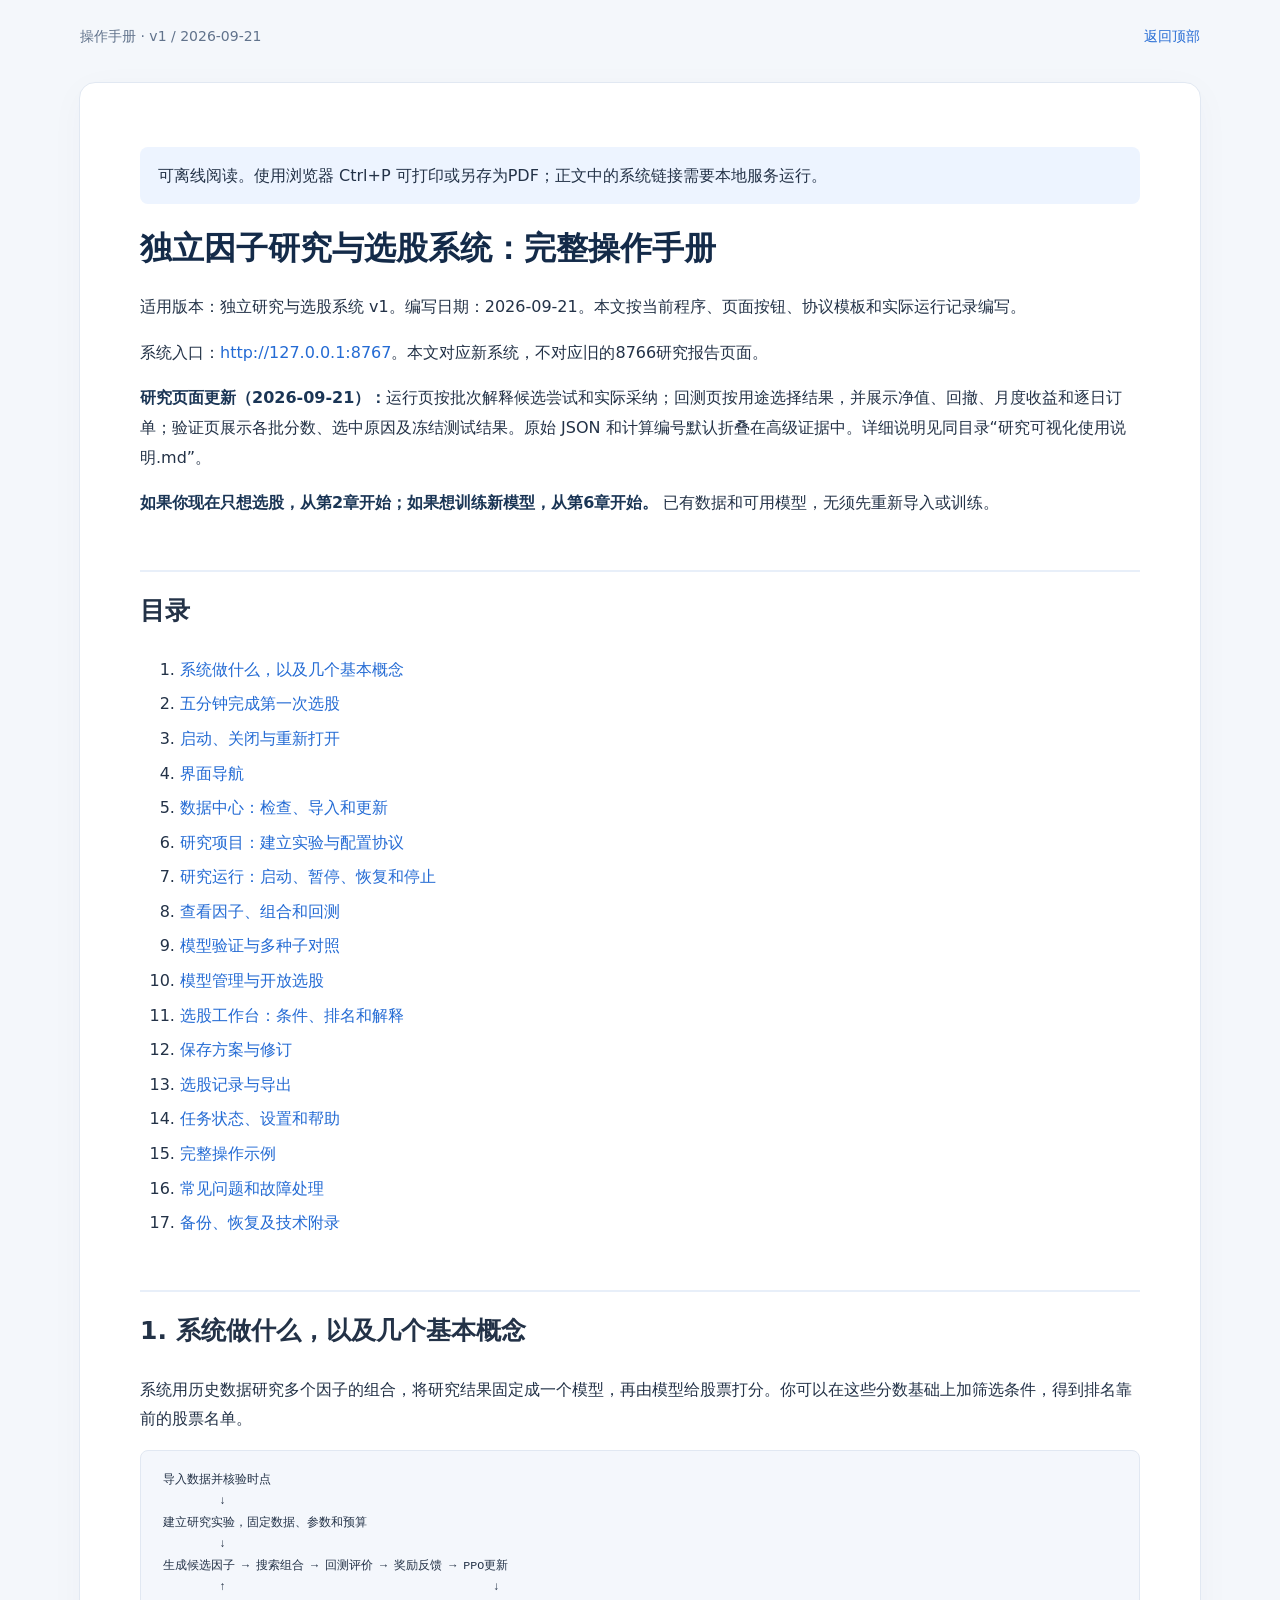
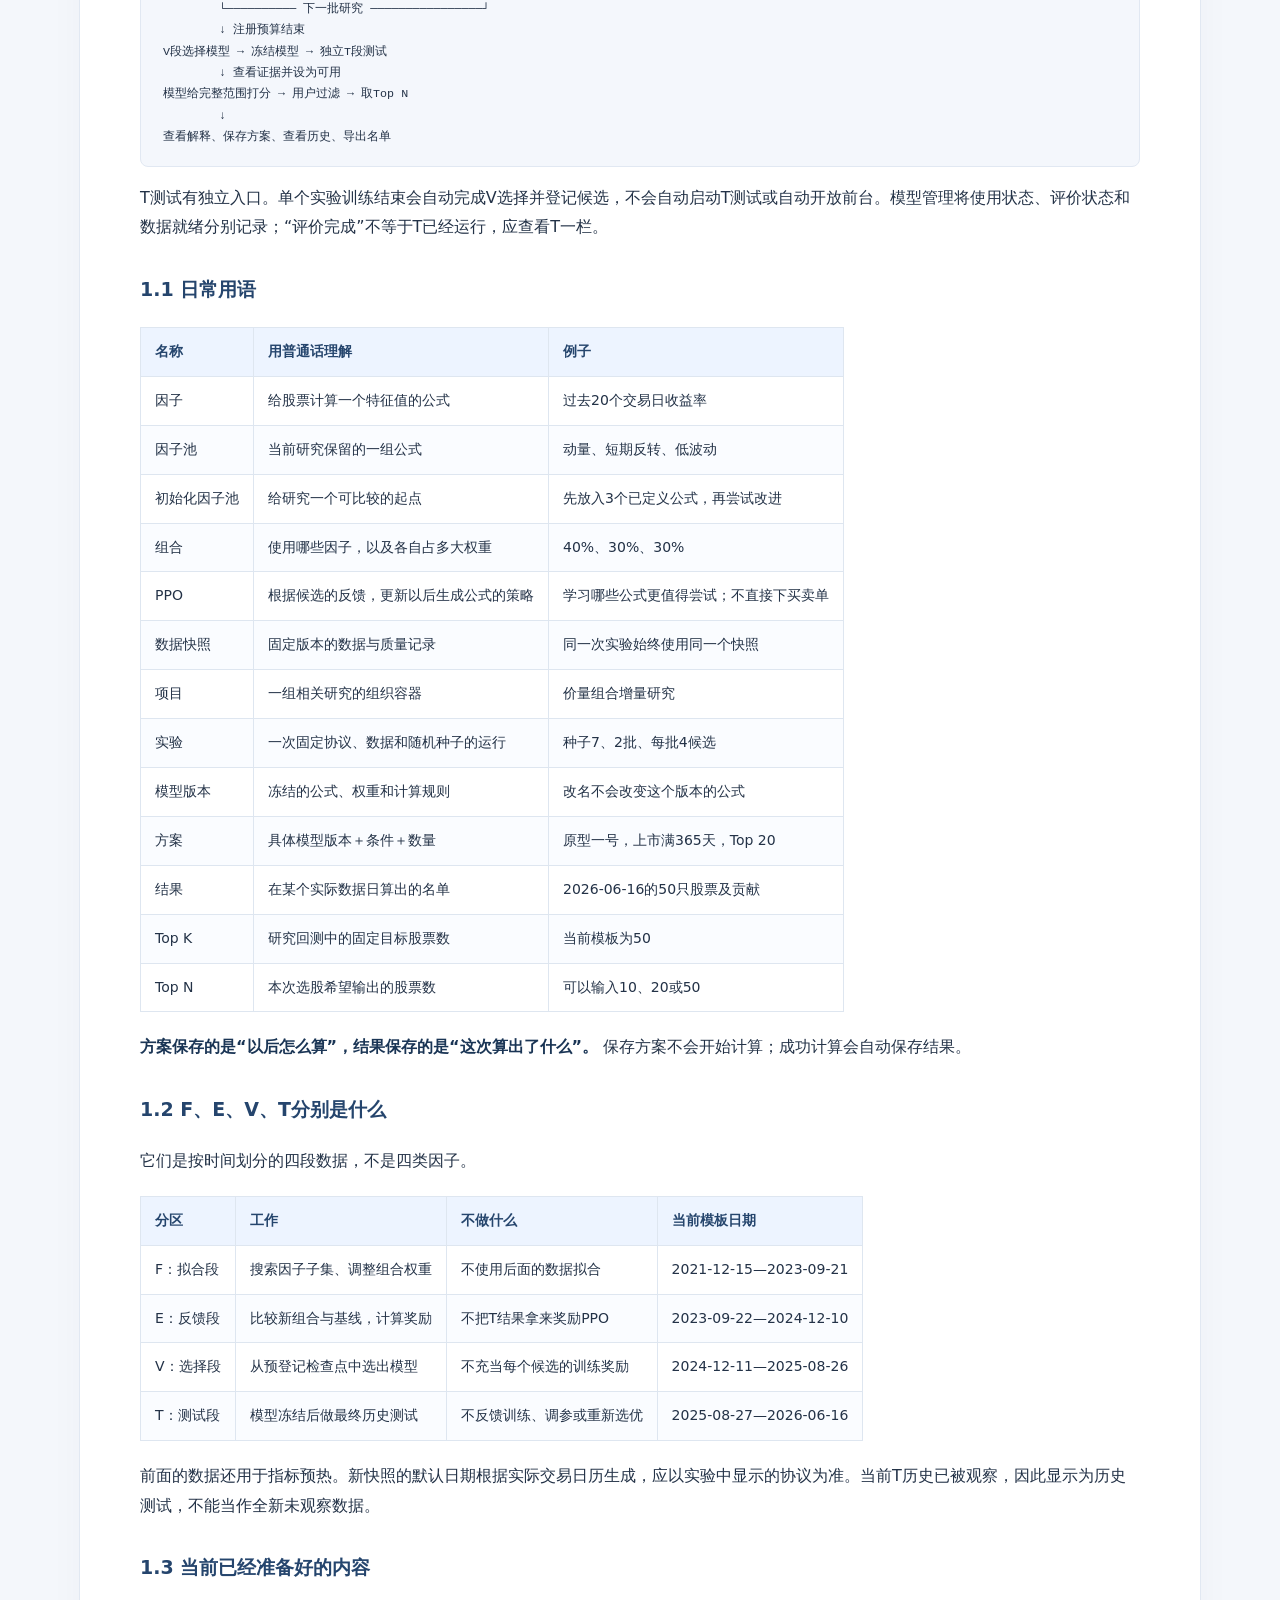
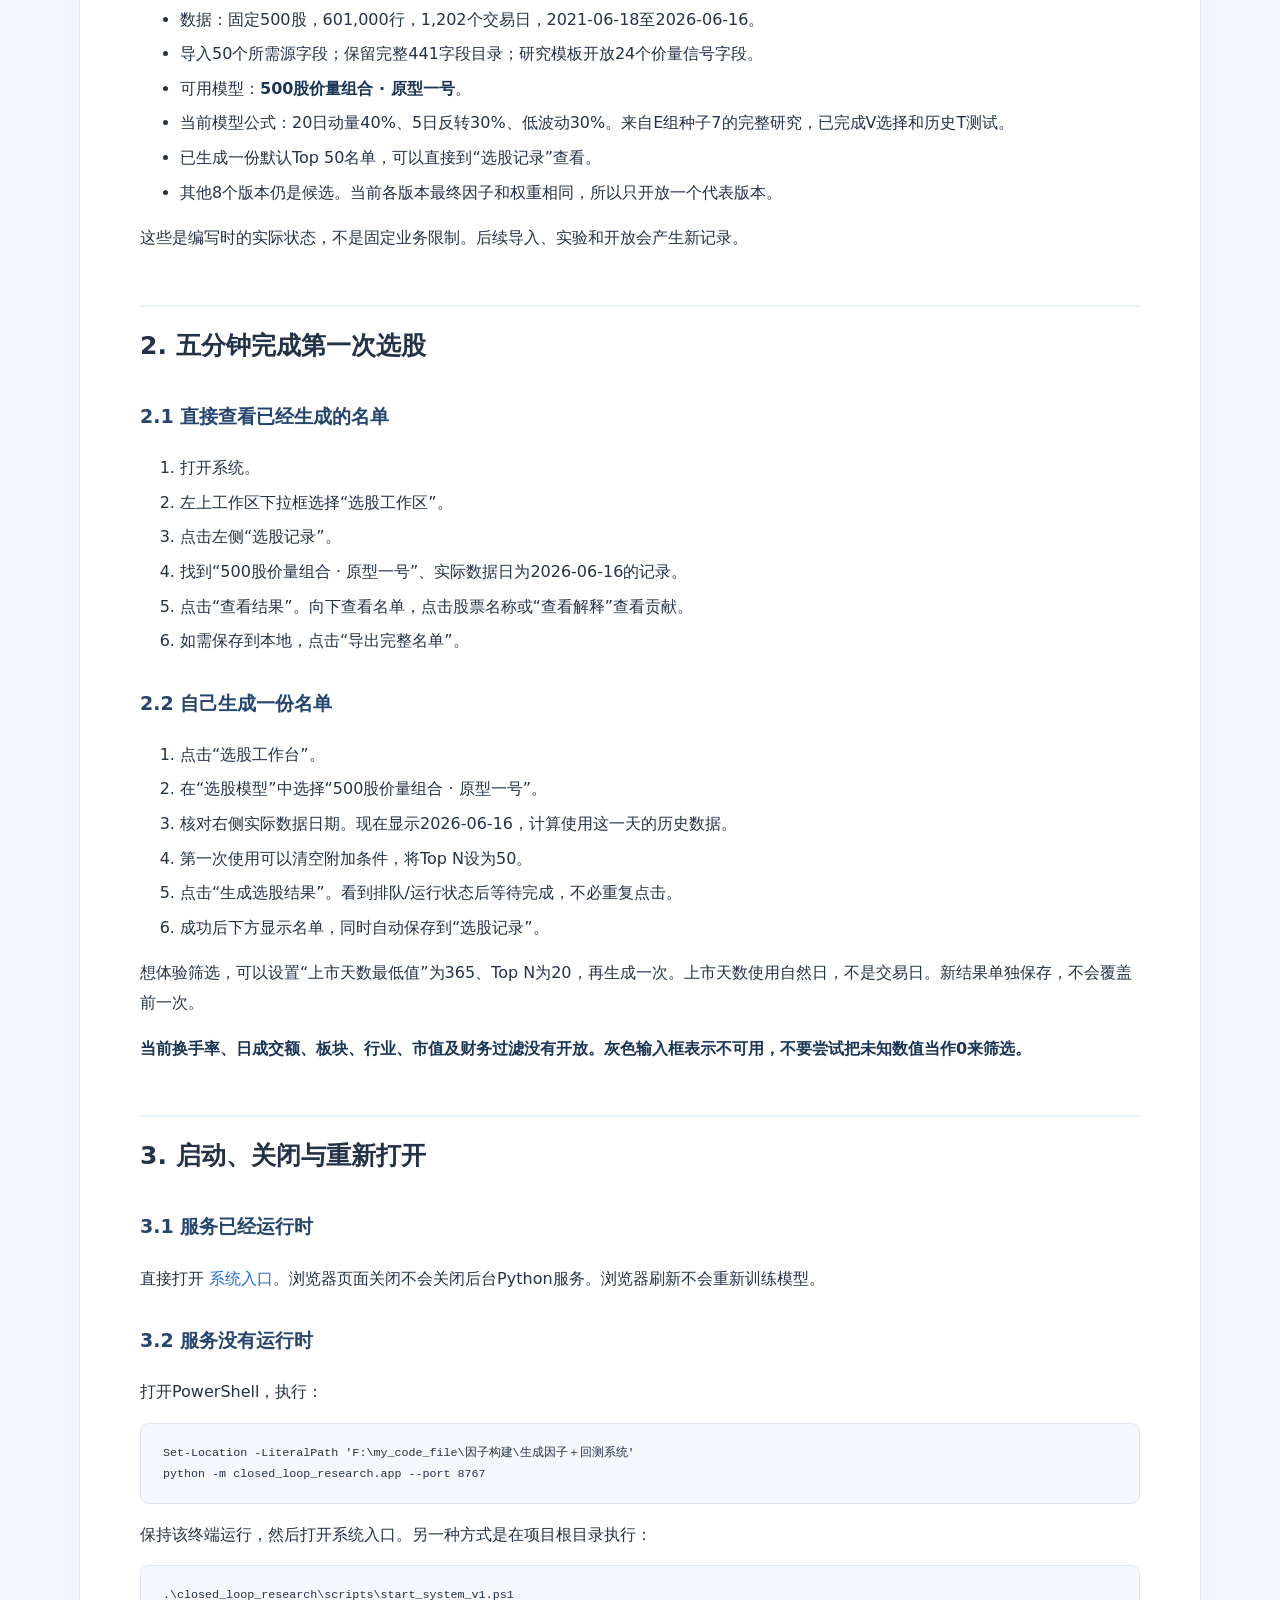
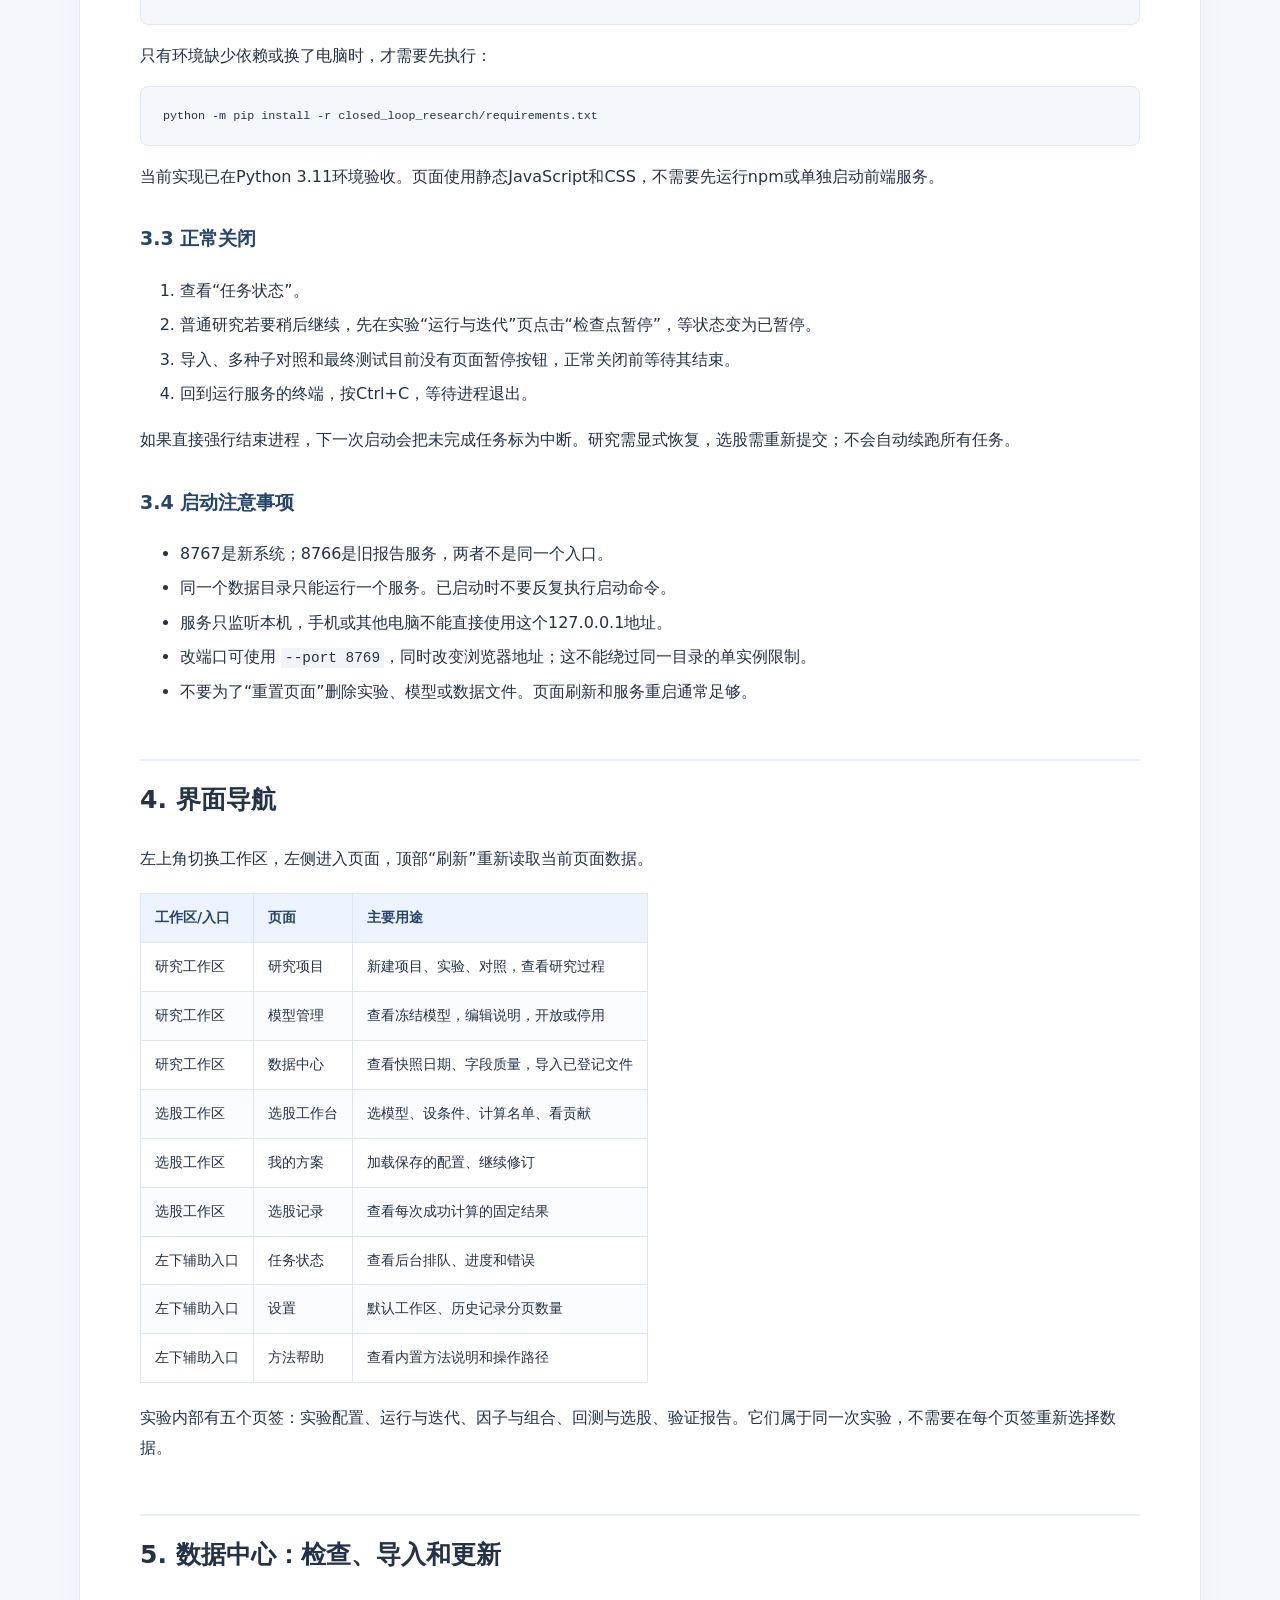
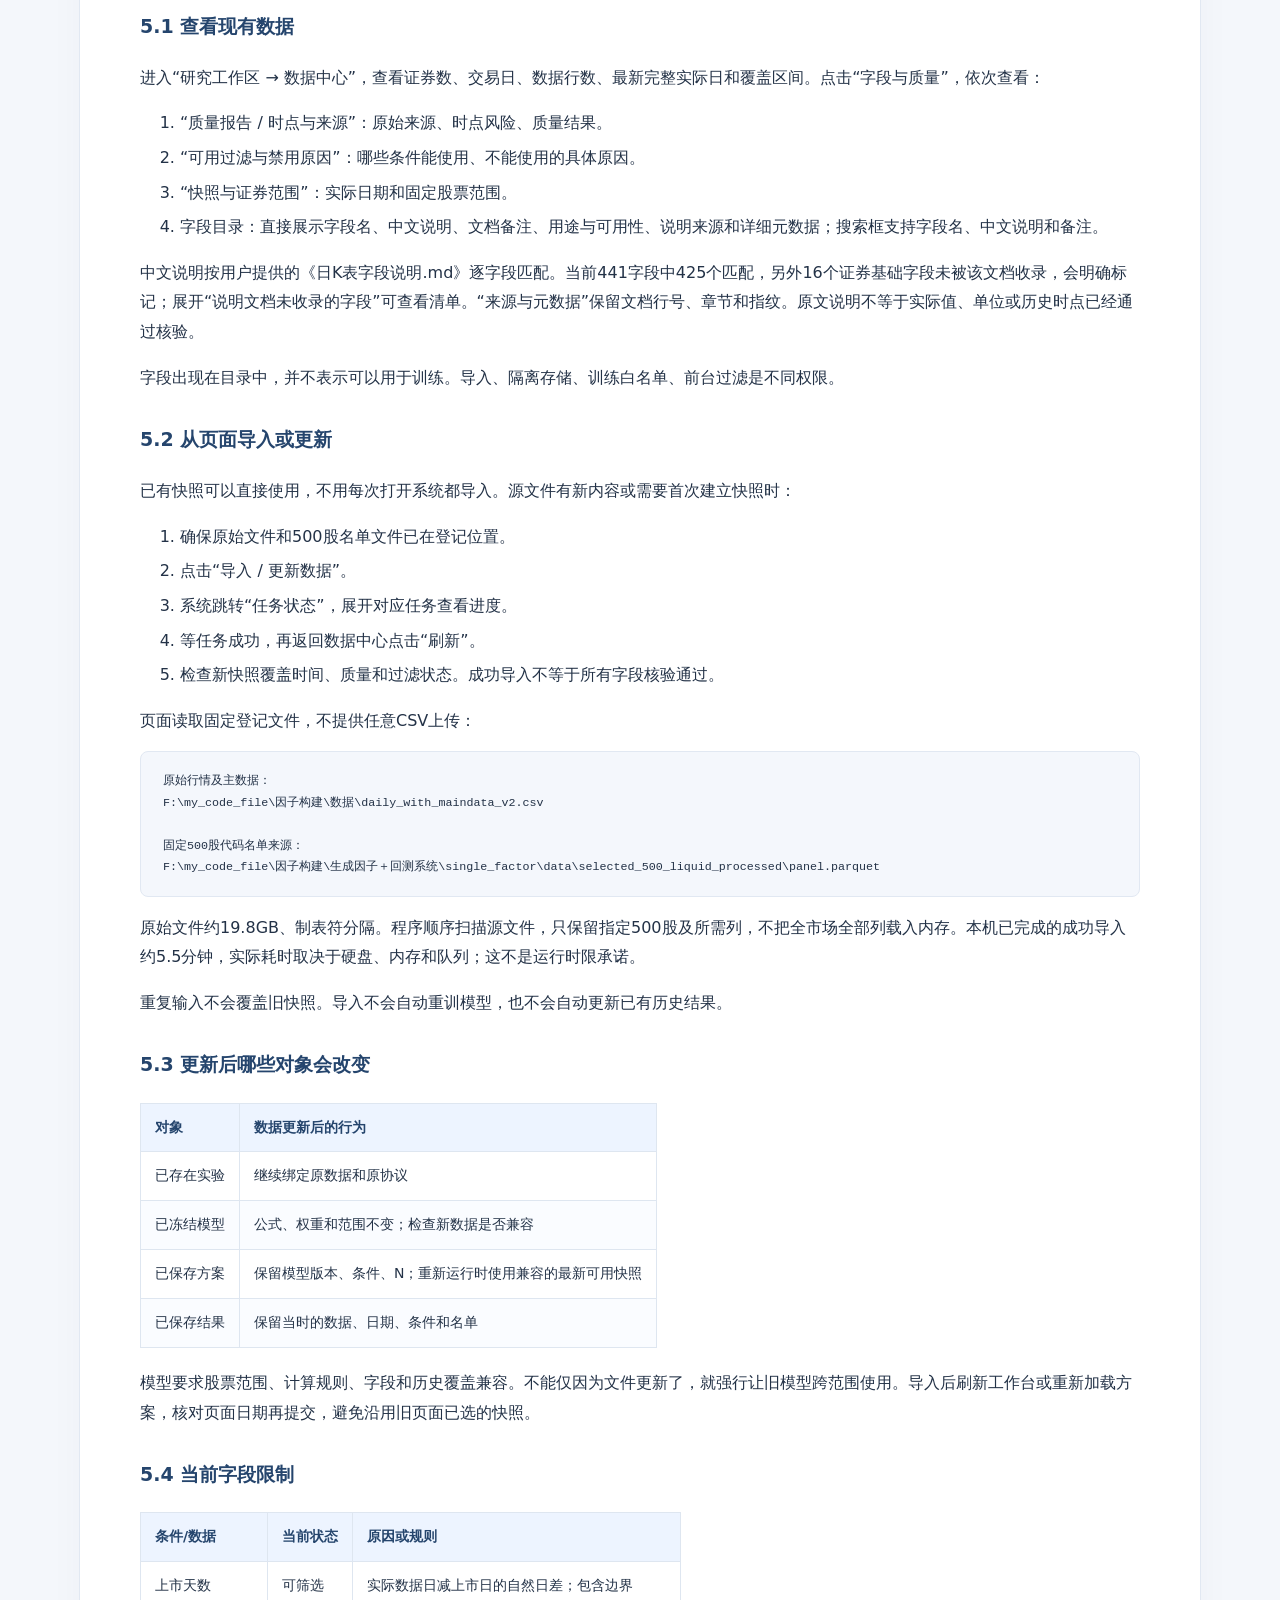
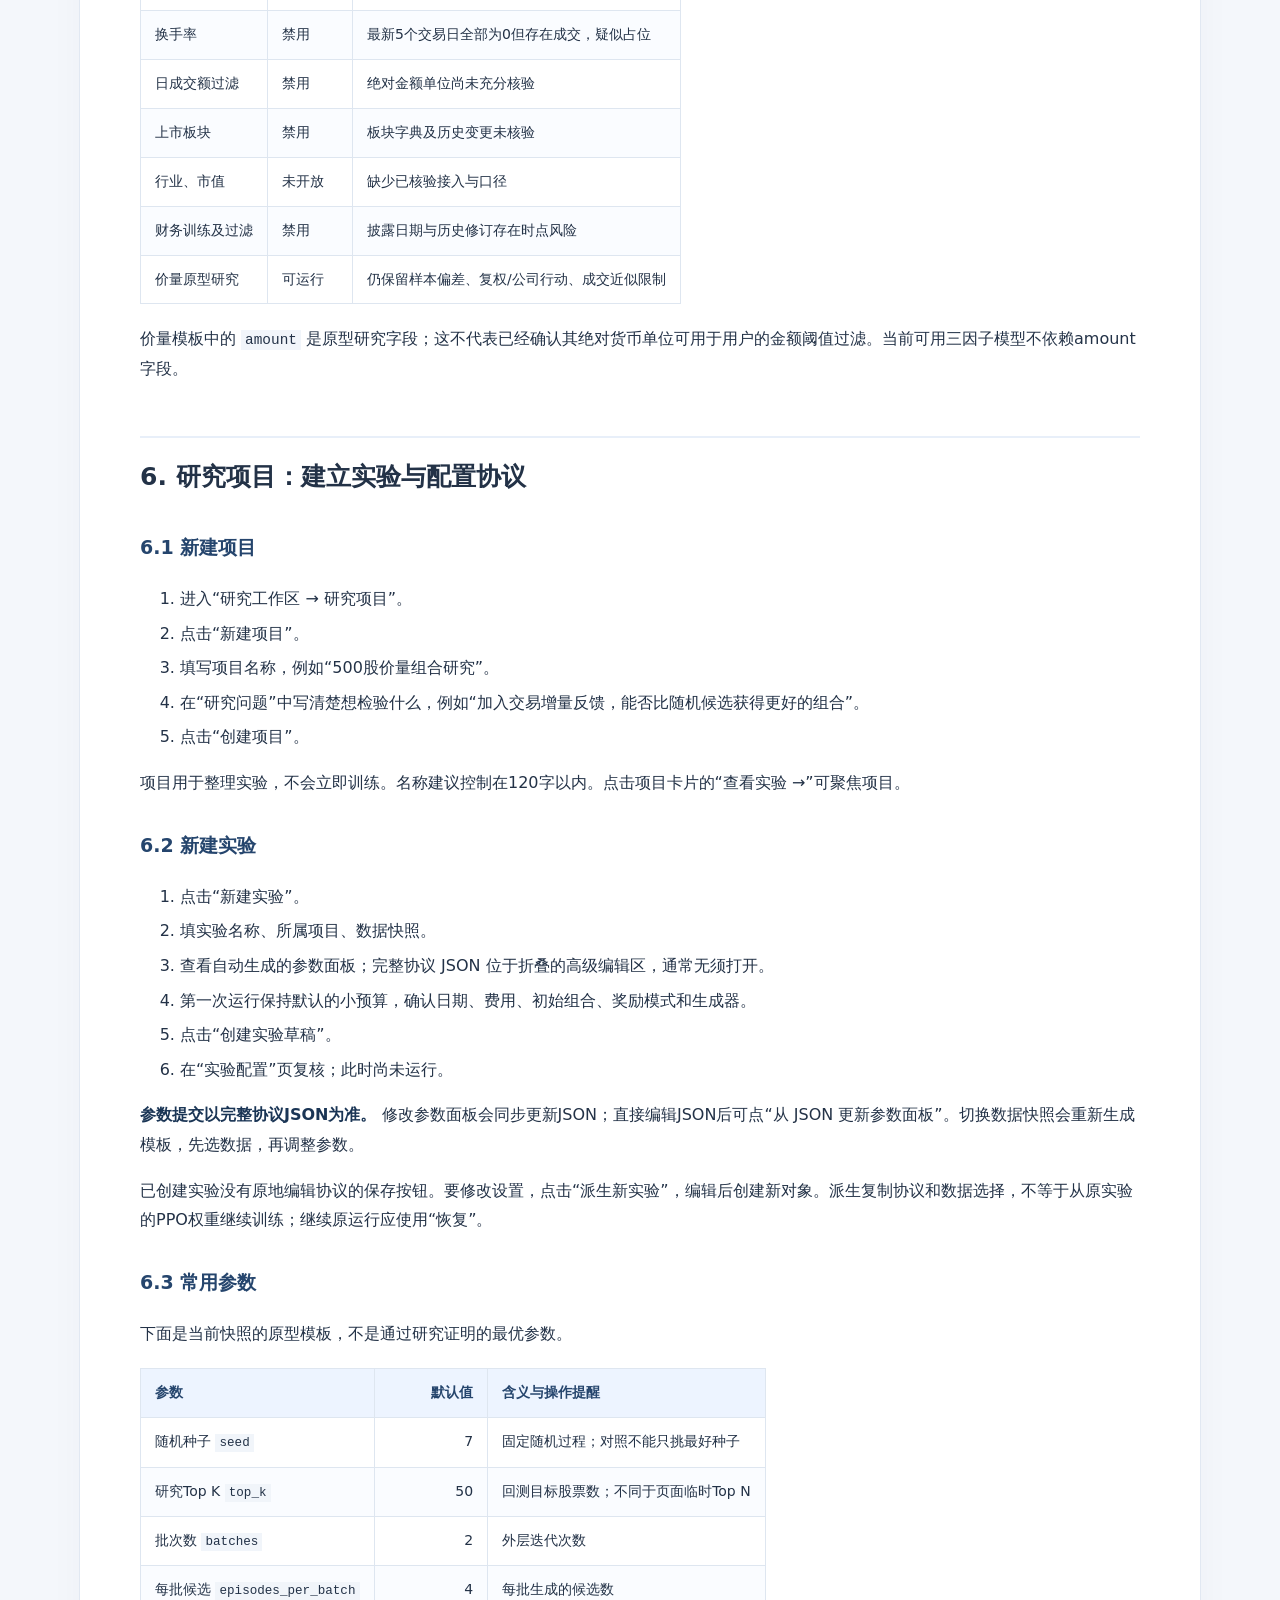
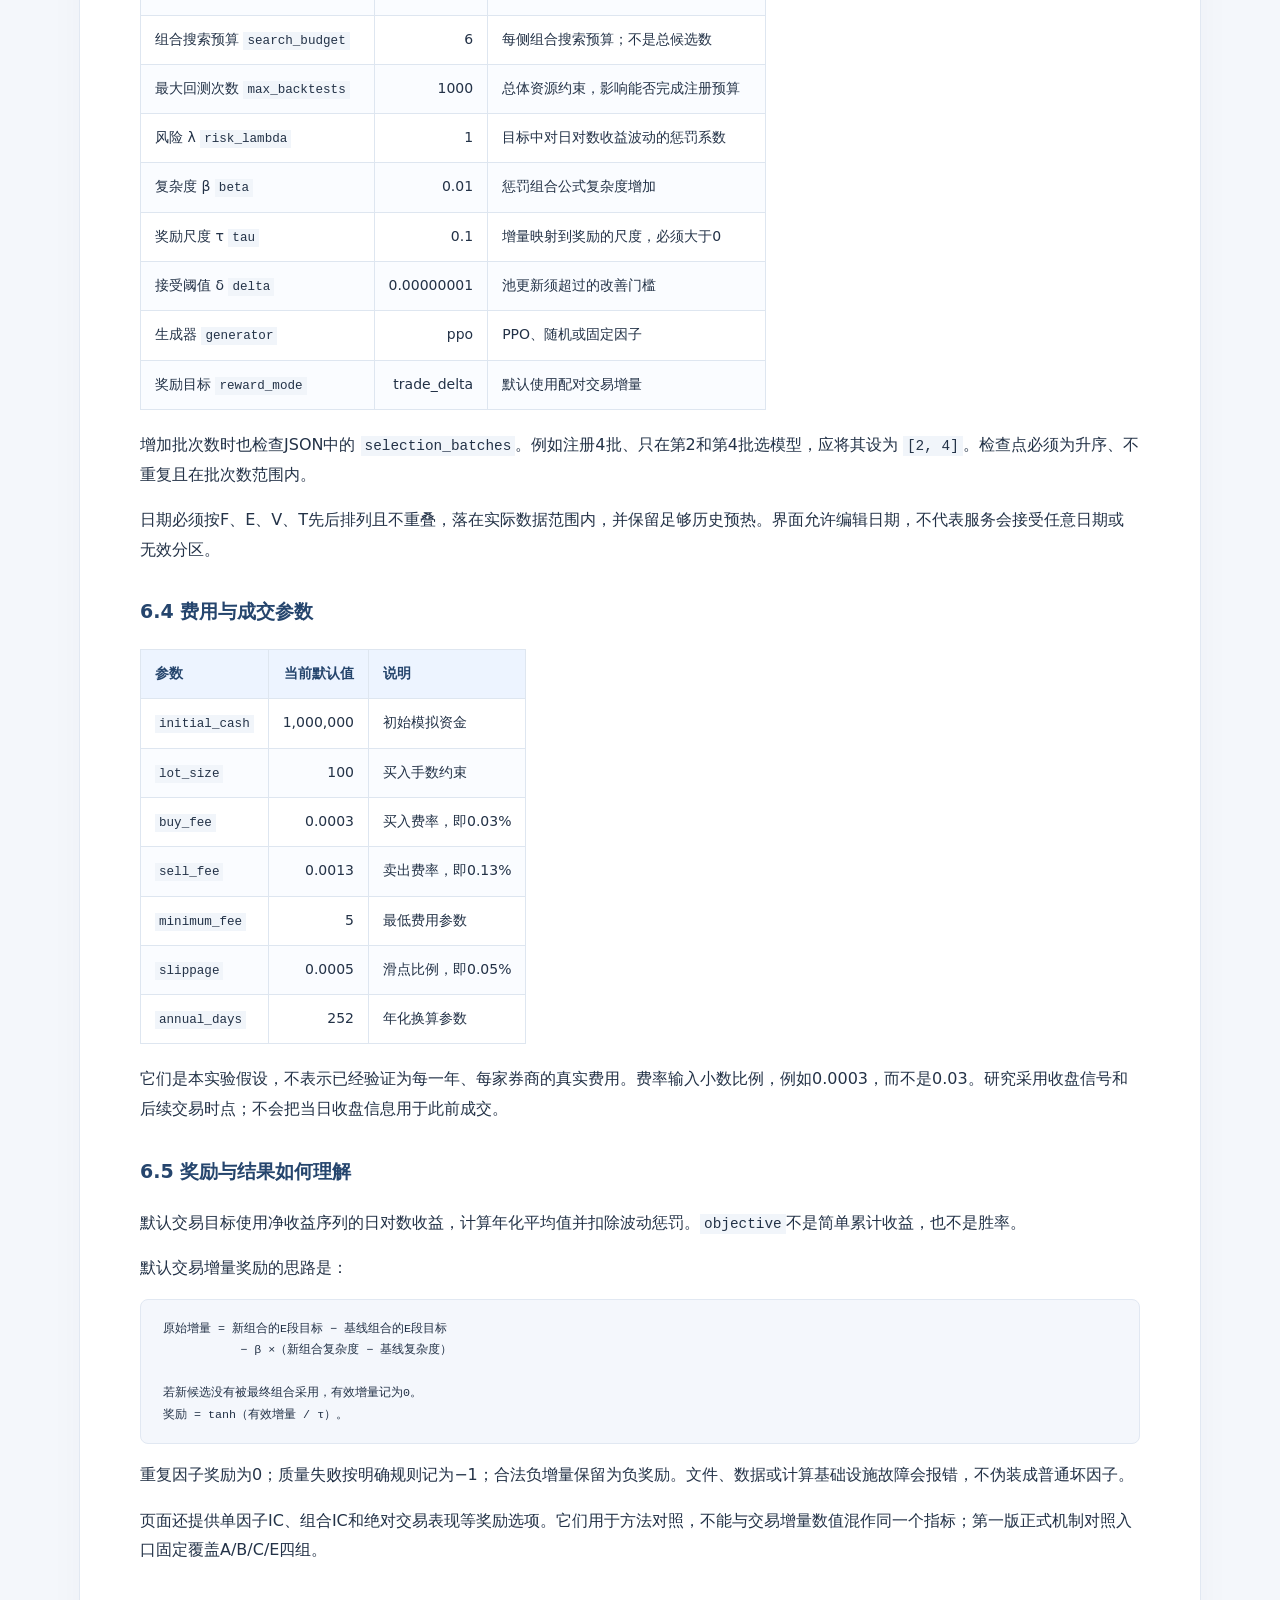
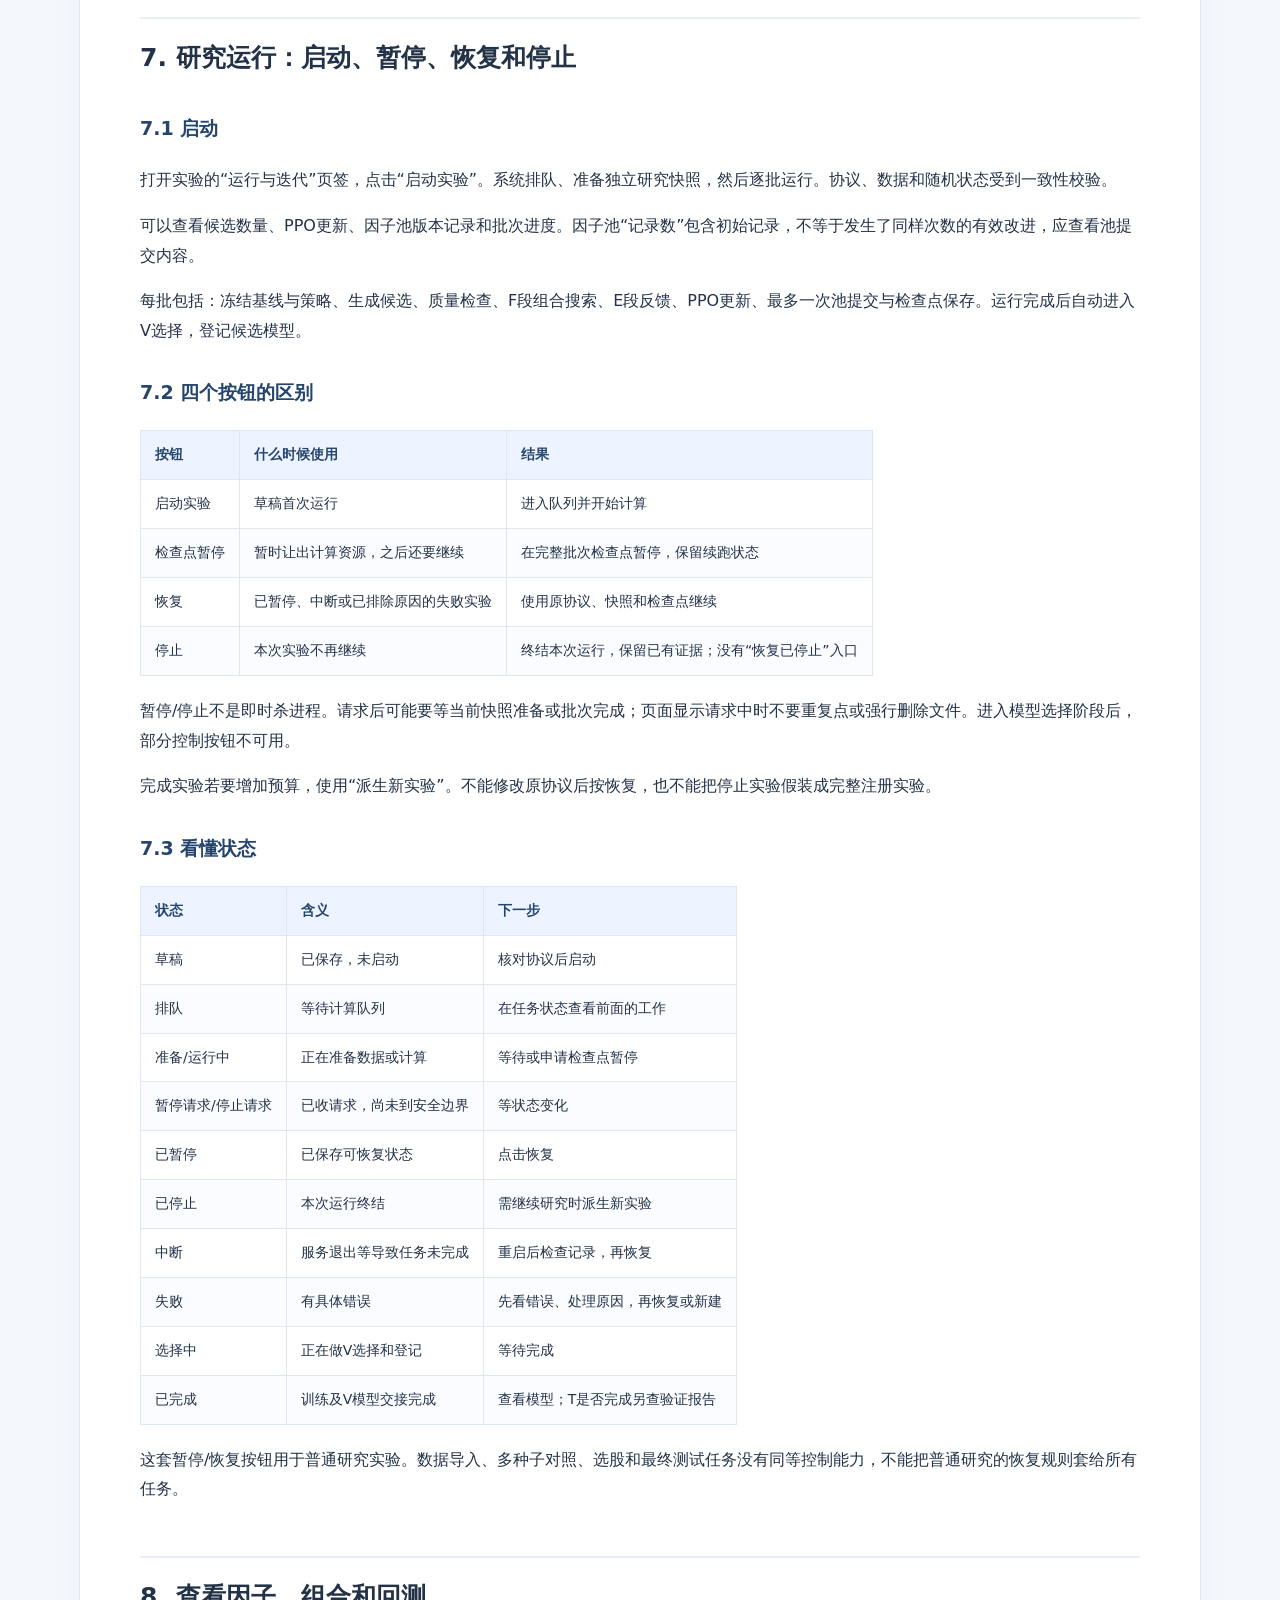
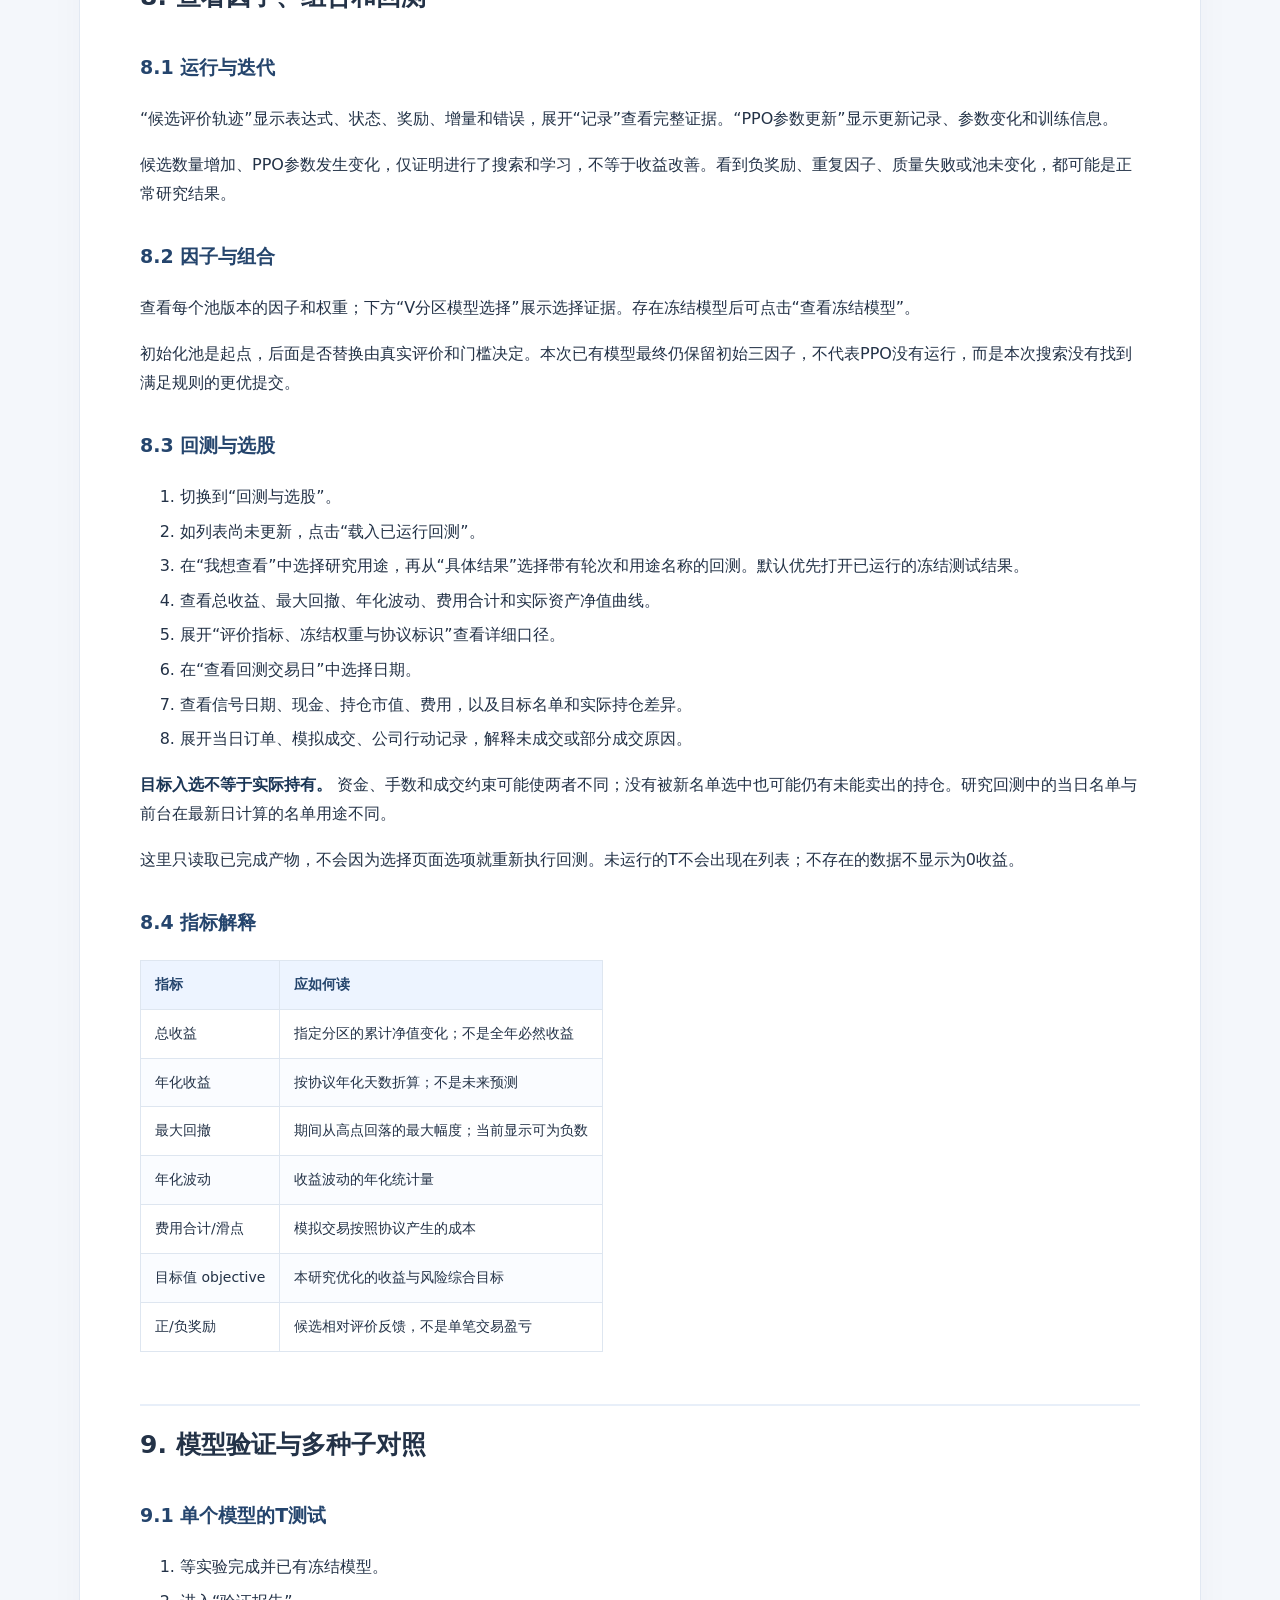
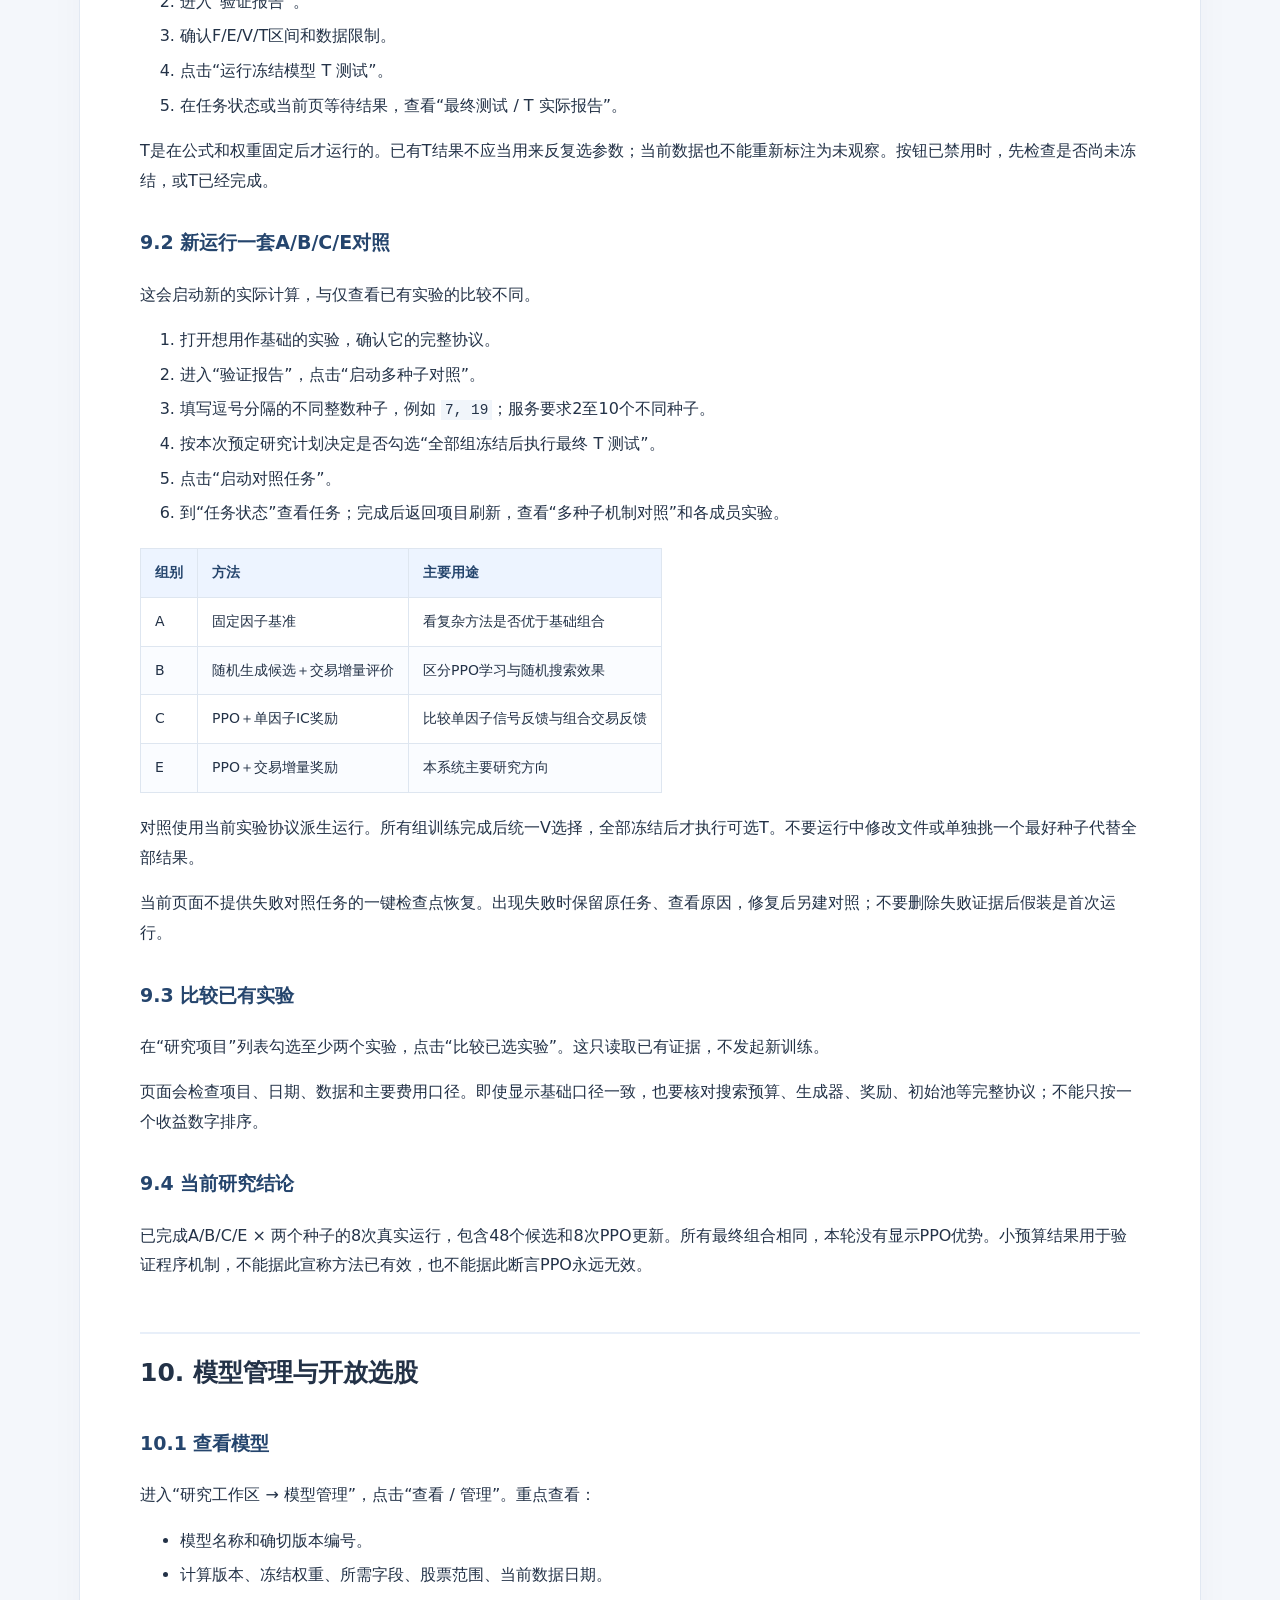
<file: closed_loop_research/docs/完整操作手册_v1.html>
<!doctype html><html lang="zh-CN"><head><meta charset="utf-8"><meta name="viewport" content="width=device-width,initial-scale=1"><title>独立因子研究与选股系统 · 完整操作手册 v1</title><style>body{margin:0;background:#f4f7fb;color:#233247;font:16px/1.85 "Microsoft YaHei",system-ui,sans-serif}main{max-width:1000px;margin:32px auto;padding:48px 60px;background:white;border:1px solid #e1e8f2;border-radius:16px;box-shadow:0 8px 36px #17335308}h1{font-size:32px;line-height:1.4;color:#142b49}h2{font-size:25px;margin-top:52px;padding-top:16px;border-top:2px solid #e8eff9;scroll-margin-top:20px}h3{font-size:19px;margin-top:30px;color:#25456d}a{color:#246bd4;text-decoration:none}a:hover{text-decoration:underline}p,li{overflow-wrap:anywhere}table{display:block;overflow-x:auto;width:100%;border-collapse:collapse;font-size:14px;margin:20px 0}th,td{padding:11px 14px;border:1px solid #dee6f0;text-align:left;vertical-align:top}th{background:#edf4ff;color:#25456d}tr:nth-child(even){background:#fafcff}pre{padding:18px 22px;background:#f4f7fc;border:1px solid #e1e8f2;border-radius:8px;overflow-x:auto;line-height:1.65;font-size:13px}code{font-family:Consolas,"Microsoft YaHei",monospace;font-size:.9em}p code,td code,li code{background:#f1f5fa;padding:2px 4px;overflow-wrap:anywhere}strong{color:#1a3555}li{margin:5px 0}a[id]{scroll-margin-top:24px}.topbar{max-width:1120px;margin:24px auto 0;display:flex;justify-content:space-between;padding:0 24px;color:#61738c;font-size:14px}.printnote{background:#edf4ff;padding:14px 18px;border-radius:8px}@media(max-width:800px){main{margin:12px;padding:24px 20px}h1{font-size:26px}h2{font-size:22px}.topbar{margin-top:12px}}@media print{body{background:white;font-size:11pt}main{margin:0;padding:0;border:0;box-shadow:none;max-width:none}.topbar,.printnote{display:none}a{color:inherit}h2,h3{break-after:avoid}tr,pre{break-inside:avoid}table{display:table;font-size:9pt}pre{white-space:pre-wrap}thead{display:table-header-group}@page{size:A4;margin:18mm}}</style></head><body><div class="topbar"><span>操作手册 · v1 / 2026-09-21</span><a href="#">返回顶部</a></div><main><p class="printnote">可离线阅读。使用浏览器 Ctrl+P 可打印或另存为PDF；正文中的系统链接需要本地服务运行。</p><h1 id="_1">独立因子研究与选股系统：完整操作手册</h1>
<p>适用版本：独立研究与选股系统 v1。编写日期：2026-09-21。本文按当前程序、页面按钮、协议模板和实际运行记录编写。</p>
<p>系统入口：<a href="http://127.0.0.1:8767">http://127.0.0.1:8767</a>。本文对应新系统，不对应旧的8766研究报告页面。</p>
<p><strong>研究页面更新（2026-09-21）：</strong>运行页按批次解释候选尝试和实际采纳；回测页按用途选择结果，并展示净值、回撤、月度收益和逐日订单；验证页展示各批分数、选中原因及冻结测试结果。原始 JSON 和计算编号默认折叠在高级证据中。详细说明见同目录“研究可视化使用说明.md”。</p>
<p><strong>如果你现在只想选股，从第2章开始；如果想训练新模型，从第6章开始。</strong> 已有数据和可用模型，无须先重新导入或训练。</p>
<h2 id="_2">目录</h2>
<ol>
<li><a href="#s1">系统做什么，以及几个基本概念</a></li>
<li><a href="#s2">五分钟完成第一次选股</a></li>
<li><a href="#s3">启动、关闭与重新打开</a></li>
<li><a href="#s4">界面导航</a></li>
<li><a href="#s5">数据中心：检查、导入和更新</a></li>
<li><a href="#s6">研究项目：建立实验与配置协议</a></li>
<li><a href="#s7">研究运行：启动、暂停、恢复和停止</a></li>
<li><a href="#s8">查看因子、组合和回测</a></li>
<li><a href="#s9">模型验证与多种子对照</a></li>
<li><a href="#s10">模型管理与开放选股</a></li>
<li><a href="#s11">选股工作台：条件、排名和解释</a></li>
<li><a href="#s12">保存方案与修订</a></li>
<li><a href="#s13">选股记录与导出</a></li>
<li><a href="#s14">任务状态、设置和帮助</a></li>
<li><a href="#s15">完整操作示例</a></li>
<li><a href="#s16">常见问题和故障处理</a></li>
<li><a href="#s17">备份、恢复及技术附录</a></li>
</ol>
<p><a id="s1"></a></p>
<h2 id="1">1. 系统做什么，以及几个基本概念</h2>
<p>系统用历史数据研究多个因子的组合，将研究结果固定成一个模型，再由模型给股票打分。你可以在这些分数基础上加筛选条件，得到排名靠前的股票名单。</p>
<pre><code class="language-text">导入数据并核验时点
        ↓
建立研究实验，固定数据、参数和预算
        ↓
生成候选因子 → 搜索组合 → 回测评价 → 奖励反馈 → PPO更新
        ↑                                      ↓
        └────────── 下一批研究 ────────────────┘
        ↓ 注册预算结束
V段选择模型 → 冻结模型 → 独立T段测试
        ↓ 查看证据并设为可用
模型给完整范围打分 → 用户过滤 → 取Top N
        ↓
查看解释、保存方案、查看历史、导出名单
</code></pre>
<p>T测试有独立入口。单个实验训练结束会自动完成V选择并登记候选，不会自动启动T测试或自动开放前台。模型管理将使用状态、评价状态和数据就绪分别记录；“评价完成”不等于T已经运行，应查看T一栏。</p>
<h3 id="11">1.1 日常用语</h3>
<table>
<thead>
<tr>
<th>名称</th>
<th>用普通话理解</th>
<th>例子</th>
</tr>
</thead>
<tbody>
<tr>
<td>因子</td>
<td>给股票计算一个特征值的公式</td>
<td>过去20个交易日收益率</td>
</tr>
<tr>
<td>因子池</td>
<td>当前研究保留的一组公式</td>
<td>动量、短期反转、低波动</td>
</tr>
<tr>
<td>初始化因子池</td>
<td>给研究一个可比较的起点</td>
<td>先放入3个已定义公式，再尝试改进</td>
</tr>
<tr>
<td>组合</td>
<td>使用哪些因子，以及各自占多大权重</td>
<td>40%、30%、30%</td>
</tr>
<tr>
<td>PPO</td>
<td>根据候选的反馈，更新以后生成公式的策略</td>
<td>学习哪些公式更值得尝试；不直接下买卖单</td>
</tr>
<tr>
<td>数据快照</td>
<td>固定版本的数据与质量记录</td>
<td>同一次实验始终使用同一个快照</td>
</tr>
<tr>
<td>项目</td>
<td>一组相关研究的组织容器</td>
<td>价量组合增量研究</td>
</tr>
<tr>
<td>实验</td>
<td>一次固定协议、数据和随机种子的运行</td>
<td>种子7、2批、每批4候选</td>
</tr>
<tr>
<td>模型版本</td>
<td>冻结的公式、权重和计算规则</td>
<td>改名不会改变这个版本的公式</td>
</tr>
<tr>
<td>方案</td>
<td>具体模型版本＋条件＋数量</td>
<td>原型一号，上市满365天，Top 20</td>
</tr>
<tr>
<td>结果</td>
<td>在某个实际数据日算出的名单</td>
<td>2026-06-16的50只股票及贡献</td>
</tr>
<tr>
<td>Top K</td>
<td>研究回测中的固定目标股票数</td>
<td>当前模板为50</td>
</tr>
<tr>
<td>Top N</td>
<td>本次选股希望输出的股票数</td>
<td>可以输入10、20或50</td>
</tr>
</tbody>
</table>
<p><strong>方案保存的是“以后怎么算”，结果保存的是“这次算出了什么”。</strong> 保存方案不会开始计算；成功计算会自动保存结果。</p>
<h3 id="12-fevt">1.2 F、E、V、T分别是什么</h3>
<p>它们是按时间划分的四段数据，不是四类因子。</p>
<table>
<thead>
<tr>
<th>分区</th>
<th>工作</th>
<th>不做什么</th>
<th>当前模板日期</th>
</tr>
</thead>
<tbody>
<tr>
<td>F：拟合段</td>
<td>搜索因子子集、调整组合权重</td>
<td>不使用后面的数据拟合</td>
<td>2021-12-15—2023-09-21</td>
</tr>
<tr>
<td>E：反馈段</td>
<td>比较新组合与基线，计算奖励</td>
<td>不把T结果拿来奖励PPO</td>
<td>2023-09-22—2024-12-10</td>
</tr>
<tr>
<td>V：选择段</td>
<td>从预登记检查点中选出模型</td>
<td>不充当每个候选的训练奖励</td>
<td>2024-12-11—2025-08-26</td>
</tr>
<tr>
<td>T：测试段</td>
<td>模型冻结后做最终历史测试</td>
<td>不反馈训练、调参或重新选优</td>
<td>2025-08-27—2026-06-16</td>
</tr>
</tbody>
</table>
<p>前面的数据还用于指标预热。新快照的默认日期根据实际交易日历生成，应以实验中显示的协议为准。当前T历史已被观察，因此显示为历史测试，不能当作全新未观察数据。</p>
<h3 id="13">1.3 当前已经准备好的内容</h3>
<ul>
<li>数据：固定500股，601,000行，1,202个交易日，2021-06-18至2026-06-16。</li>
<li>导入50个所需源字段；保留完整441字段目录；研究模板开放24个价量信号字段。</li>
<li>可用模型：<strong>500股价量组合 · 原型一号</strong>。</li>
<li>当前模型公式：20日动量40%、5日反转30%、低波动30%。来自E组种子7的完整研究，已完成V选择和历史T测试。</li>
<li>已生成一份默认Top 50名单，可以直接到“选股记录”查看。</li>
<li>其他8个版本仍是候选。当前各版本最终因子和权重相同，所以只开放一个代表版本。</li>
</ul>
<p>这些是编写时的实际状态，不是固定业务限制。后续导入、实验和开放会产生新记录。</p>
<p><a id="s2"></a></p>
<h2 id="2">2. 五分钟完成第一次选股</h2>
<h3 id="21">2.1 直接查看已经生成的名单</h3>
<ol>
<li>打开系统。</li>
<li>左上工作区下拉框选择“选股工作区”。</li>
<li>点击左侧“选股记录”。</li>
<li>找到“500股价量组合 · 原型一号”、实际数据日为2026-06-16的记录。</li>
<li>点击“查看结果”。向下查看名单，点击股票名称或“查看解释”查看贡献。</li>
<li>如需保存到本地，点击“导出完整名单”。</li>
</ol>
<h3 id="22">2.2 自己生成一份名单</h3>
<ol>
<li>点击“选股工作台”。</li>
<li>在“选股模型”中选择“500股价量组合 · 原型一号”。</li>
<li>核对右侧实际数据日期。现在显示2026-06-16，计算使用这一天的历史数据。</li>
<li>第一次使用可以清空附加条件，将Top N设为50。</li>
<li>点击“生成选股结果”。看到排队/运行状态后等待完成，不必重复点击。</li>
<li>成功后下方显示名单，同时自动保存到“选股记录”。</li>
</ol>
<p>想体验筛选，可以设置“上市天数最低值”为365、Top N为20，再生成一次。上市天数使用自然日，不是交易日。新结果单独保存，不会覆盖前一次。</p>
<p><strong>当前换手率、日成交额、板块、行业、市值及财务过滤没有开放。灰色输入框表示不可用，不要尝试把未知数值当作0来筛选。</strong></p>
<p><a id="s3"></a></p>
<h2 id="3">3. 启动、关闭与重新打开</h2>
<h3 id="31">3.1 服务已经运行时</h3>
<p>直接打开 <a href="http://127.0.0.1:8767">系统入口</a>。浏览器页面关闭不会关闭后台Python服务。浏览器刷新不会重新训练模型。</p>
<h3 id="32">3.2 服务没有运行时</h3>
<p>打开PowerShell，执行：</p>
<pre><code class="language-powershell">Set-Location -LiteralPath 'F:\my_code_file\因子构建\生成因子＋回测系统'
python -m closed_loop_research.app --port 8767
</code></pre>
<p>保持该终端运行，然后打开系统入口。另一种方式是在项目根目录执行：</p>
<pre><code class="language-powershell">.\closed_loop_research\scripts\start_system_v1.ps1
</code></pre>
<p>只有环境缺少依赖或换了电脑时，才需要先执行：</p>
<pre><code class="language-powershell">python -m pip install -r closed_loop_research/requirements.txt
</code></pre>
<p>当前实现已在Python 3.11环境验收。页面使用静态JavaScript和CSS，不需要先运行npm或单独启动前端服务。</p>
<h3 id="33">3.3 正常关闭</h3>
<ol>
<li>查看“任务状态”。</li>
<li>普通研究若要稍后继续，先在实验“运行与迭代”页点击“检查点暂停”，等状态变为已暂停。</li>
<li>导入、多种子对照和最终测试目前没有页面暂停按钮，正常关闭前等待其结束。</li>
<li>回到运行服务的终端，按Ctrl+C，等待进程退出。</li>
</ol>
<p>如果直接强行结束进程，下一次启动会把未完成任务标为中断。研究需显式恢复，选股需重新提交；不会自动续跑所有任务。</p>
<h3 id="34">3.4 启动注意事项</h3>
<ul>
<li>8767是新系统；8766是旧报告服务，两者不是同一个入口。</li>
<li>同一个数据目录只能运行一个服务。已启动时不要反复执行启动命令。</li>
<li>服务只监听本机，手机或其他电脑不能直接使用这个127.0.0.1地址。</li>
<li>改端口可使用 <code>--port 8769</code>，同时改变浏览器地址；这不能绕过同一目录的单实例限制。</li>
<li>不要为了“重置页面”删除实验、模型或数据文件。页面刷新和服务重启通常足够。</li>
</ul>
<p><a id="s4"></a></p>
<h2 id="4">4. 界面导航</h2>
<p>左上角切换工作区，左侧进入页面，顶部“刷新”重新读取当前页面数据。</p>
<table>
<thead>
<tr>
<th>工作区/入口</th>
<th>页面</th>
<th>主要用途</th>
</tr>
</thead>
<tbody>
<tr>
<td>研究工作区</td>
<td>研究项目</td>
<td>新建项目、实验、对照，查看研究过程</td>
</tr>
<tr>
<td>研究工作区</td>
<td>模型管理</td>
<td>查看冻结模型，编辑说明，开放或停用</td>
</tr>
<tr>
<td>研究工作区</td>
<td>数据中心</td>
<td>查看快照日期、字段质量，导入已登记文件</td>
</tr>
<tr>
<td>选股工作区</td>
<td>选股工作台</td>
<td>选模型、设条件、计算名单、看贡献</td>
</tr>
<tr>
<td>选股工作区</td>
<td>我的方案</td>
<td>加载保存的配置、继续修订</td>
</tr>
<tr>
<td>选股工作区</td>
<td>选股记录</td>
<td>查看每次成功计算的固定结果</td>
</tr>
<tr>
<td>左下辅助入口</td>
<td>任务状态</td>
<td>查看后台排队、进度和错误</td>
</tr>
<tr>
<td>左下辅助入口</td>
<td>设置</td>
<td>默认工作区、历史记录分页数量</td>
</tr>
<tr>
<td>左下辅助入口</td>
<td>方法帮助</td>
<td>查看内置方法说明和操作路径</td>
</tr>
</tbody>
</table>
<p>实验内部有五个页签：实验配置、运行与迭代、因子与组合、回测与选股、验证报告。它们属于同一次实验，不需要在每个页签重新选择数据。</p>
<p><a id="s5"></a></p>
<h2 id="5">5. 数据中心：检查、导入和更新</h2>
<h3 id="51">5.1 查看现有数据</h3>
<p>进入“研究工作区 → 数据中心”，查看证券数、交易日、数据行数、最新完整实际日和覆盖区间。点击“字段与质量”，依次查看：</p>
<ol>
<li>“质量报告 / 时点与来源”：原始来源、时点风险、质量结果。</li>
<li>“可用过滤与禁用原因”：哪些条件能使用、不能使用的具体原因。</li>
<li>“快照与证券范围”：实际日期和固定股票范围。</li>
<li>字段目录：直接展示字段名、中文说明、文档备注、用途与可用性、说明来源和详细元数据；搜索框支持字段名、中文说明和备注。</li>
</ol>
<p>中文说明按用户提供的《日K表字段说明.md》逐字段匹配。当前441字段中425个匹配，另外16个证券基础字段未被该文档收录，会明确标记；展开“说明文档未收录的字段”可查看清单。“来源与元数据”保留文档行号、章节和指纹。原文说明不等于实际值、单位或历史时点已经通过核验。</p>
<p>字段出现在目录中，并不表示可以用于训练。导入、隔离存储、训练白名单、前台过滤是不同权限。</p>
<h3 id="52">5.2 从页面导入或更新</h3>
<p>已有快照可以直接使用，不用每次打开系统都导入。源文件有新内容或需要首次建立快照时：</p>
<ol>
<li>确保原始文件和500股名单文件已在登记位置。</li>
<li>点击“导入 / 更新数据”。</li>
<li>系统跳转“任务状态”，展开对应任务查看进度。</li>
<li>等任务成功，再返回数据中心点击“刷新”。</li>
<li>检查新快照覆盖时间、质量和过滤状态。成功导入不等于所有字段核验通过。</li>
</ol>
<p>页面读取固定登记文件，不提供任意CSV上传：</p>
<pre><code class="language-text">原始行情及主数据：
F:\my_code_file\因子构建\数据\daily_with_maindata_v2.csv

固定500股代码名单来源：
F:\my_code_file\因子构建\生成因子＋回测系统\single_factor\data\selected_500_liquid_processed\panel.parquet
</code></pre>
<p>原始文件约19.8GB、制表符分隔。程序顺序扫描源文件，只保留指定500股及所需列，不把全市场全部列载入内存。本机已完成的成功导入约5.5分钟，实际耗时取决于硬盘、内存和队列；这不是运行时限承诺。</p>
<p>重复输入不会覆盖旧快照。导入不会自动重训模型，也不会自动更新已有历史结果。</p>
<h3 id="53">5.3 更新后哪些对象会改变</h3>
<table>
<thead>
<tr>
<th>对象</th>
<th>数据更新后的行为</th>
</tr>
</thead>
<tbody>
<tr>
<td>已存在实验</td>
<td>继续绑定原数据和原协议</td>
</tr>
<tr>
<td>已冻结模型</td>
<td>公式、权重和范围不变；检查新数据是否兼容</td>
</tr>
<tr>
<td>已保存方案</td>
<td>保留模型版本、条件、N；重新运行时使用兼容的最新可用快照</td>
</tr>
<tr>
<td>已保存结果</td>
<td>保留当时的数据、日期、条件和名单</td>
</tr>
</tbody>
</table>
<p>模型要求股票范围、计算规则、字段和历史覆盖兼容。不能仅因为文件更新了，就强行让旧模型跨范围使用。导入后刷新工作台或重新加载方案，核对页面日期再提交，避免沿用旧页面已选的快照。</p>
<h3 id="54">5.4 当前字段限制</h3>
<table>
<thead>
<tr>
<th>条件/数据</th>
<th>当前状态</th>
<th>原因或规则</th>
</tr>
</thead>
<tbody>
<tr>
<td>上市天数</td>
<td>可筛选</td>
<td>实际数据日减上市日的自然日差；包含边界</td>
</tr>
<tr>
<td>换手率</td>
<td>禁用</td>
<td>最新5个交易日全部为0但存在成交，疑似占位</td>
</tr>
<tr>
<td>日成交额过滤</td>
<td>禁用</td>
<td>绝对金额单位尚未充分核验</td>
</tr>
<tr>
<td>上市板块</td>
<td>禁用</td>
<td>板块字典及历史变更未核验</td>
</tr>
<tr>
<td>行业、市值</td>
<td>未开放</td>
<td>缺少已核验接入与口径</td>
</tr>
<tr>
<td>财务训练及过滤</td>
<td>禁用</td>
<td>披露日期与历史修订存在时点风险</td>
</tr>
<tr>
<td>价量原型研究</td>
<td>可运行</td>
<td>仍保留样本偏差、复权/公司行动、成交近似限制</td>
</tr>
</tbody>
</table>
<p>价量模板中的 <code>amount</code> 是原型研究字段；这不代表已经确认其绝对货币单位可用于用户的金额阈值过滤。当前可用三因子模型不依赖amount字段。</p>
<p><a id="s6"></a></p>
<h2 id="6">6. 研究项目：建立实验与配置协议</h2>
<h3 id="61">6.1 新建项目</h3>
<ol>
<li>进入“研究工作区 → 研究项目”。</li>
<li>点击“新建项目”。</li>
<li>填写项目名称，例如“500股价量组合研究”。</li>
<li>在“研究问题”中写清楚想检验什么，例如“加入交易增量反馈，能否比随机候选获得更好的组合”。</li>
<li>点击“创建项目”。</li>
</ol>
<p>项目用于整理实验，不会立即训练。名称建议控制在120字以内。点击项目卡片的“查看实验 →”可聚焦项目。</p>
<h3 id="62">6.2 新建实验</h3>
<ol>
<li>点击“新建实验”。</li>
<li>填实验名称、所属项目、数据快照。</li>
<li>查看自动生成的参数面板；完整协议 JSON 位于折叠的高级编辑区，通常无须打开。</li>
<li>第一次运行保持默认的小预算，确认日期、费用、初始组合、奖励模式和生成器。</li>
<li>点击“创建实验草稿”。</li>
<li>在“实验配置”页复核；此时尚未运行。</li>
</ol>
<p><strong>参数提交以完整协议JSON为准。</strong> 修改参数面板会同步更新JSON；直接编辑JSON后可点“从 JSON 更新参数面板”。切换数据快照会重新生成模板，先选数据，再调整参数。</p>
<p>已创建实验没有原地编辑协议的保存按钮。要修改设置，点击“派生新实验”，编辑后创建新对象。派生复制协议和数据选择，不等于从原实验的PPO权重继续训练；继续原运行应使用“恢复”。</p>
<h3 id="63">6.3 常用参数</h3>
<p>下面是当前快照的原型模板，不是通过研究证明的最优参数。</p>
<table>
<thead>
<tr>
<th>参数</th>
<th style="text-align: right;">默认值</th>
<th>含义与操作提醒</th>
</tr>
</thead>
<tbody>
<tr>
<td>随机种子 <code>seed</code></td>
<td style="text-align: right;">7</td>
<td>固定随机过程；对照不能只挑最好种子</td>
</tr>
<tr>
<td>研究Top K <code>top_k</code></td>
<td style="text-align: right;">50</td>
<td>回测目标股票数；不同于页面临时Top N</td>
</tr>
<tr>
<td>批次数 <code>batches</code></td>
<td style="text-align: right;">2</td>
<td>外层迭代次数</td>
</tr>
<tr>
<td>每批候选 <code>episodes_per_batch</code></td>
<td style="text-align: right;">4</td>
<td>每批生成的候选数</td>
</tr>
<tr>
<td>组合搜索预算 <code>search_budget</code></td>
<td style="text-align: right;">6</td>
<td>每侧组合搜索预算；不是总候选数</td>
</tr>
<tr>
<td>最大回测次数 <code>max_backtests</code></td>
<td style="text-align: right;">1000</td>
<td>总体资源约束，影响能否完成注册预算</td>
</tr>
<tr>
<td>风险 λ <code>risk_lambda</code></td>
<td style="text-align: right;">1</td>
<td>目标中对日对数收益波动的惩罚系数</td>
</tr>
<tr>
<td>复杂度 β <code>beta</code></td>
<td style="text-align: right;">0.01</td>
<td>惩罚组合公式复杂度增加</td>
</tr>
<tr>
<td>奖励尺度 τ <code>tau</code></td>
<td style="text-align: right;">0.1</td>
<td>增量映射到奖励的尺度，必须大于0</td>
</tr>
<tr>
<td>接受阈值 δ <code>delta</code></td>
<td style="text-align: right;">0.00000001</td>
<td>池更新须超过的改善门槛</td>
</tr>
<tr>
<td>生成器 <code>generator</code></td>
<td style="text-align: right;">ppo</td>
<td>PPO、随机或固定因子</td>
</tr>
<tr>
<td>奖励目标 <code>reward_mode</code></td>
<td style="text-align: right;">trade_delta</td>
<td>默认使用配对交易增量</td>
</tr>
</tbody>
</table>
<p>增加批次数时也检查JSON中的 <code>selection_batches</code>。例如注册4批、只在第2和第4批选模型，应将其设为 <code>[2, 4]</code>。检查点必须为升序、不重复且在批次数范围内。</p>
<p>日期必须按F、E、V、T先后排列且不重叠，落在实际数据范围内，并保留足够历史预热。界面允许编辑日期，不代表服务会接受任意日期或无效分区。</p>
<h3 id="64">6.4 费用与成交参数</h3>
<table>
<thead>
<tr>
<th>参数</th>
<th style="text-align: right;">当前默认值</th>
<th>说明</th>
</tr>
</thead>
<tbody>
<tr>
<td><code>initial_cash</code></td>
<td style="text-align: right;">1,000,000</td>
<td>初始模拟资金</td>
</tr>
<tr>
<td><code>lot_size</code></td>
<td style="text-align: right;">100</td>
<td>买入手数约束</td>
</tr>
<tr>
<td><code>buy_fee</code></td>
<td style="text-align: right;">0.0003</td>
<td>买入费率，即0.03%</td>
</tr>
<tr>
<td><code>sell_fee</code></td>
<td style="text-align: right;">0.0013</td>
<td>卖出费率，即0.13%</td>
</tr>
<tr>
<td><code>minimum_fee</code></td>
<td style="text-align: right;">5</td>
<td>最低费用参数</td>
</tr>
<tr>
<td><code>slippage</code></td>
<td style="text-align: right;">0.0005</td>
<td>滑点比例，即0.05%</td>
</tr>
<tr>
<td><code>annual_days</code></td>
<td style="text-align: right;">252</td>
<td>年化换算参数</td>
</tr>
</tbody>
</table>
<p>它们是本实验假设，不表示已经验证为每一年、每家券商的真实费用。费率输入小数比例，例如0.0003，而不是0.03。研究采用收盘信号和后续交易时点；不会把当日收盘信息用于此前成交。</p>
<h3 id="65">6.5 奖励与结果如何理解</h3>
<p>默认交易目标使用净收益序列的日对数收益，计算年化平均值并扣除波动惩罚。<code>objective</code>不是简单累计收益，也不是胜率。</p>
<p>默认交易增量奖励的思路是：</p>
<pre><code class="language-text">原始增量 = 新组合的E段目标 − 基线组合的E段目标
           − β ×（新组合复杂度 − 基线复杂度）

若新候选没有被最终组合采用，有效增量记为0。
奖励 = tanh（有效增量 / τ）。
</code></pre>
<p>重复因子奖励为0；质量失败按明确规则记为−1；合法负增量保留为负奖励。文件、数据或计算基础设施故障会报错，不伪装成普通坏因子。</p>
<p>页面还提供单因子IC、组合IC和绝对交易表现等奖励选项。它们用于方法对照，不能与交易增量数值混作同一个指标；第一版正式机制对照入口固定覆盖A/B/C/E四组。</p>
<p><a id="s7"></a></p>
<h2 id="7">7. 研究运行：启动、暂停、恢复和停止</h2>
<h3 id="71">7.1 启动</h3>
<p>打开实验的“运行与迭代”页签，点击“启动实验”。系统排队、准备独立研究快照，然后逐批运行。协议、数据和随机状态受到一致性校验。</p>
<p>可以查看候选数量、PPO更新、因子池版本记录和批次进度。因子池“记录数”包含初始记录，不等于发生了同样次数的有效改进，应查看池提交内容。</p>
<p>每批包括：冻结基线与策略、生成候选、质量检查、F段组合搜索、E段反馈、PPO更新、最多一次池提交与检查点保存。运行完成后自动进入V选择，登记候选模型。</p>
<h3 id="72">7.2 四个按钮的区别</h3>
<table>
<thead>
<tr>
<th>按钮</th>
<th>什么时候使用</th>
<th>结果</th>
</tr>
</thead>
<tbody>
<tr>
<td>启动实验</td>
<td>草稿首次运行</td>
<td>进入队列并开始计算</td>
</tr>
<tr>
<td>检查点暂停</td>
<td>暂时让出计算资源，之后还要继续</td>
<td>在完整批次检查点暂停，保留续跑状态</td>
</tr>
<tr>
<td>恢复</td>
<td>已暂停、中断或已排除原因的失败实验</td>
<td>使用原协议、快照和检查点继续</td>
</tr>
<tr>
<td>停止</td>
<td>本次实验不再继续</td>
<td>终结本次运行，保留已有证据；没有“恢复已停止”入口</td>
</tr>
</tbody>
</table>
<p>暂停/停止不是即时杀进程。请求后可能要等当前快照准备或批次完成；页面显示请求中时不要重复点或强行删除文件。进入模型选择阶段后，部分控制按钮不可用。</p>
<p>完成实验若要增加预算，使用“派生新实验”。不能修改原协议后按恢复，也不能把停止实验假装成完整注册实验。</p>
<h3 id="73">7.3 看懂状态</h3>
<table>
<thead>
<tr>
<th>状态</th>
<th>含义</th>
<th>下一步</th>
</tr>
</thead>
<tbody>
<tr>
<td>草稿</td>
<td>已保存，未启动</td>
<td>核对协议后启动</td>
</tr>
<tr>
<td>排队</td>
<td>等待计算队列</td>
<td>在任务状态查看前面的工作</td>
</tr>
<tr>
<td>准备/运行中</td>
<td>正在准备数据或计算</td>
<td>等待或申请检查点暂停</td>
</tr>
<tr>
<td>暂停请求/停止请求</td>
<td>已收请求，尚未到安全边界</td>
<td>等状态变化</td>
</tr>
<tr>
<td>已暂停</td>
<td>已保存可恢复状态</td>
<td>点击恢复</td>
</tr>
<tr>
<td>已停止</td>
<td>本次运行终结</td>
<td>需继续研究时派生新实验</td>
</tr>
<tr>
<td>中断</td>
<td>服务退出等导致任务未完成</td>
<td>重启后检查记录，再恢复</td>
</tr>
<tr>
<td>失败</td>
<td>有具体错误</td>
<td>先看错误、处理原因，再恢复或新建</td>
</tr>
<tr>
<td>选择中</td>
<td>正在做V选择和登记</td>
<td>等待完成</td>
</tr>
<tr>
<td>已完成</td>
<td>训练及V模型交接完成</td>
<td>查看模型；T是否完成另查验证报告</td>
</tr>
</tbody>
</table>
<p>这套暂停/恢复按钮用于普通研究实验。数据导入、多种子对照、选股和最终测试任务没有同等控制能力，不能把普通研究的恢复规则套给所有任务。</p>
<p><a id="s8"></a></p>
<h2 id="8">8. 查看因子、组合和回测</h2>
<h3 id="81">8.1 运行与迭代</h3>
<p>“候选评价轨迹”显示表达式、状态、奖励、增量和错误，展开“记录”查看完整证据。“PPO参数更新”显示更新记录、参数变化和训练信息。</p>
<p>候选数量增加、PPO参数发生变化，仅证明进行了搜索和学习，不等于收益改善。看到负奖励、重复因子、质量失败或池未变化，都可能是正常研究结果。</p>
<h3 id="82">8.2 因子与组合</h3>
<p>查看每个池版本的因子和权重；下方“V分区模型选择”展示选择证据。存在冻结模型后可点击“查看冻结模型”。</p>
<p>初始化池是起点，后面是否替换由真实评价和门槛决定。本次已有模型最终仍保留初始三因子，不代表PPO没有运行，而是本次搜索没有找到满足规则的更优提交。</p>
<h3 id="83">8.3 回测与选股</h3>
<ol>
<li>切换到“回测与选股”。</li>
<li>如列表尚未更新，点击“载入已运行回测”。</li>
<li>在“我想查看”中选择研究用途，再从“具体结果”选择带有轮次和用途名称的回测。默认优先打开已运行的冻结测试结果。</li>
<li>查看总收益、最大回撤、年化波动、费用合计和实际资产净值曲线。</li>
<li>展开“评价指标、冻结权重与协议标识”查看详细口径。</li>
<li>在“查看回测交易日”中选择日期。</li>
<li>查看信号日期、现金、持仓市值、费用，以及目标名单和实际持仓差异。</li>
<li>展开当日订单、模拟成交、公司行动记录，解释未成交或部分成交原因。</li>
</ol>
<p><strong>目标入选不等于实际持有。</strong> 资金、手数和成交约束可能使两者不同；没有被新名单选中也可能仍有未能卖出的持仓。研究回测中的当日名单与前台在最新日计算的名单用途不同。</p>
<p>这里只读取已完成产物，不会因为选择页面选项就重新执行回测。未运行的T不会出现在列表；不存在的数据不显示为0收益。</p>
<h3 id="84">8.4 指标解释</h3>
<table>
<thead>
<tr>
<th>指标</th>
<th>应如何读</th>
</tr>
</thead>
<tbody>
<tr>
<td>总收益</td>
<td>指定分区的累计净值变化；不是全年必然收益</td>
</tr>
<tr>
<td>年化收益</td>
<td>按协议年化天数折算；不是未来预测</td>
</tr>
<tr>
<td>最大回撤</td>
<td>期间从高点回落的最大幅度；当前显示可为负数</td>
</tr>
<tr>
<td>年化波动</td>
<td>收益波动的年化统计量</td>
</tr>
<tr>
<td>费用合计/滑点</td>
<td>模拟交易按照协议产生的成本</td>
</tr>
<tr>
<td>目标值 objective</td>
<td>本研究优化的收益与风险综合目标</td>
</tr>
<tr>
<td>正/负奖励</td>
<td>候选相对评价反馈，不是单笔交易盈亏</td>
</tr>
</tbody>
</table>
<p><a id="s9"></a></p>
<h2 id="9">9. 模型验证与多种子对照</h2>
<h3 id="91-t">9.1 单个模型的T测试</h3>
<ol>
<li>等实验完成并已有冻结模型。</li>
<li>进入“验证报告”。</li>
<li>确认F/E/V/T区间和数据限制。</li>
<li>点击“运行冻结模型 T 测试”。</li>
<li>在任务状态或当前页等待结果，查看“最终测试 / T 实际报告”。</li>
</ol>
<p>T是在公式和权重固定后才运行的。已有T结果不应当用来反复选参数；当前数据也不能重新标注为未观察。按钮已禁用时，先检查是否尚未冻结，或T已经完成。</p>
<h3 id="92-abce">9.2 新运行一套A/B/C/E对照</h3>
<p>这会启动新的实际计算，与仅查看已有实验的比较不同。</p>
<ol>
<li>打开想用作基础的实验，确认它的完整协议。</li>
<li>进入“验证报告”，点击“启动多种子对照”。</li>
<li>填写逗号分隔的不同整数种子，例如 <code>7, 19</code>；服务要求2至10个不同种子。</li>
<li>按本次预定研究计划决定是否勾选“全部组冻结后执行最终 T 测试”。</li>
<li>点击“启动对照任务”。</li>
<li>到“任务状态”查看任务；完成后返回项目刷新，查看“多种子机制对照”和各成员实验。</li>
</ol>
<table>
<thead>
<tr>
<th>组别</th>
<th>方法</th>
<th>主要用途</th>
</tr>
</thead>
<tbody>
<tr>
<td>A</td>
<td>固定因子基准</td>
<td>看复杂方法是否优于基础组合</td>
</tr>
<tr>
<td>B</td>
<td>随机生成候选＋交易增量评价</td>
<td>区分PPO学习与随机搜索效果</td>
</tr>
<tr>
<td>C</td>
<td>PPO＋单因子IC奖励</td>
<td>比较单因子信号反馈与组合交易反馈</td>
</tr>
<tr>
<td>E</td>
<td>PPO＋交易增量奖励</td>
<td>本系统主要研究方向</td>
</tr>
</tbody>
</table>
<p>对照使用当前实验协议派生运行。所有组训练完成后统一V选择，全部冻结后才执行可选T。不要运行中修改文件或单独挑一个最好种子代替全部结果。</p>
<p>当前页面不提供失败对照任务的一键检查点恢复。出现失败时保留原任务、查看原因，修复后另建对照；不要删除失败证据后假装是首次运行。</p>
<h3 id="93">9.3 比较已有实验</h3>
<p>在“研究项目”列表勾选至少两个实验，点击“比较已选实验”。这只读取已有证据，不发起新训练。</p>
<p>页面会检查项目、日期、数据和主要费用口径。即使显示基础口径一致，也要核对搜索预算、生成器、奖励、初始池等完整协议；不能只按一个收益数字排序。</p>
<h3 id="94">9.4 当前研究结论</h3>
<p>已完成A/B/C/E × 两个种子的8次真实运行，包含48个候选和8次PPO更新。所有最终组合相同，本轮没有显示PPO优势。小预算结果用于验证程序机制，不能据此宣称方法已有效，也不能据此断言PPO永远无效。</p>
<p><a id="s10"></a></p>
<h2 id="10">10. 模型管理与开放选股</h2>
<h3 id="101">10.1 查看模型</h3>
<p>进入“研究工作区 → 模型管理”，点击“查看 / 管理”。重点查看：</p>
<ul>
<li>模型名称和确切版本编号。</li>
<li>计算版本、冻结权重、所需字段、股票范围、当前数据日期。</li>
<li>V/T评价摘要，特别是T是否实际运行。</li>
<li>原型数据和已观察历史标识。</li>
<li>研究来源；点击“查看来源实验 →”返回具体实验。</li>
</ul>
<h3 id="102">10.2 修改说明</h3>
<p>可修改名称、模型说明、研究者和逗号分隔标签，点击“保存展示信息”。模型说明建议包含使用哪些信号、范围、适用数据、实验结果和限制，不能将得分写成上涨概率。</p>
<p>“归属模型”用于整理计算版本，“设为本组默认版本”用于设置组内默认。它们不会改变冻结公式，也不会把旧方案悄悄换成新版本。</p>
<h3 id="103">10.3 开放或停用</h3>
<p>确认可用性后点击“设为前台可用”。后端会核验当前数据就绪和评价状态；未满足时显示原因，不强行开放。</p>
<p>点击“停用版本”后，不允许继续用它生成新名单，但已经保存的历史结果仍可查看。再次使用须重新设为可用并满足数据要求。</p>
<table>
<thead>
<tr>
<th>状态维度</th>
<th>含义</th>
</tr>
</thead>
<tbody>
<tr>
<td>候选/可用/停用</td>
<td>是否允许用户在前台使用</td>
</tr>
<tr>
<td>评价完成</td>
<td>已完成登记要求的评价，不等于收益有效或T必定运行</td>
</tr>
<tr>
<td>当前数据就绪</td>
<td>现在能否按该版本要求完成评分</td>
</tr>
</tbody>
</table>
<p>模型可以“已设为可用但当前数据未就绪”，也可以“数据就绪但仍是候选”。任一必要条件不满足都会阻止选股。</p>
<h3 id="104">10.4 当前原型一号</h3>
<p>模型使用完整500股范围标准化后加权：</p>
<pre><code class="language-text">综合得分 = 0.4 × 标准化的20日收益率
         + 0.3 × 标准化的负5日收益率
         + 0.3 × 标准化的负20日波动率
</code></pre>
<p>它偏好中期较强、短期回落、波动相对较低的股票，但多项贡献可能互相抵消。本轮PPO未改善初始组合，名称中的“原型一号”不表示它已被证明能稳定盈利。</p>
<p><a id="s11"></a></p>
<h2 id="11_1">11. 选股工作台：条件、排名和解释</h2>
<h3 id="111">11.1 提交前</h3>
<p>选择具体模型版本，展开“模型详情”核对说明与证据；查看实际数据日期。页面日期距当前超过7天会提示过期，但允许明确使用该历史日期计算。刷新页面不会让源文件自动变成实时行情。</p>
<p>切换模型会清空附加条件、使用新模型默认数量并退出原方案上下文，切换后重新检查表单。</p>
<h3 id="112">11.2 设置过滤与数量</h3>
<p>数值条件下限和上限都包含边界，留空表示该方向不限；最低值不能大于最高值。不同条件之间为AND，即必须同时满足。</p>
<p>字段值未知的股票不能满足已经启用的相应条件。字段整体不可用时，系统拒绝相关条件，不会静默跳过。</p>
<p>板块字段如果以后核验开放，多选含义是选中板块的并集，再与其他条件取交集；当前没有可用板块选项。</p>
<p>Top N输入正整数。符合条件的股票不足N时，只返回实际数量；系统不会补入不符合条件的股票。没有匹配时显示空结果，这是一次有效计算，不等于程序异常。</p>
<h3 id="113">11.3 评分顺序</h3>
<ol>
<li>在模型固定范围内，按基础资格计算因子及标准化分数。</li>
<li>按冻结权重相加得到综合得分。</li>
<li>应用你的附加条件。</li>
<li>按分数从高到低排名，同分按代码升序。</li>
<li>截取Top N。</li>
</ol>
<p>因此，修改上市天数条件不会重新训练、不改变权重、不在筛后股票中重新标准化。先取50只再过滤也不是当前规则。</p>
<h3 id="114">11.4 等待与结果计数</h3>
<p>点击“生成选股结果”时，系统固定本次提交的模型、数据、条件和N。提交后改表单不会改变正在计算的那一份任务。后台排队时可以继续查看上一次成功结果。</p>
<table>
<thead>
<tr>
<th>计数</th>
<th>解释</th>
</tr>
</thead>
<tbody>
<tr>
<td>模型评分范围</td>
<td>模型限定的完整股票数量</td>
</tr>
<tr>
<td>基础资格</td>
<td>满足该模型基础资格的数量</td>
</tr>
<tr>
<td>有效评分覆盖</td>
<td>合格样本中至少有有效活跃因子观测的数量；不等于所有字段都完整</td>
</tr>
<tr>
<td>用户过滤后</td>
<td>同时符合你设置条件的数量</td>
</tr>
<tr>
<td>最终入选</td>
<td>截取Top N后的实际数量</td>
</tr>
</tbody>
</table>
<p>当前默认无附加条件的成功结果为500 → 500 → 500 → 500 → 50。改变条件后数字会相应变化，不应固定照抄这个示例。</p>
<h3 id="115">11.5 股票解释</h3>
<p>点击股票名称或“查看解释”，查看公式、权重、原始值、标准化值、贡献和缺失标记。综合得分是贡献之和。</p>
<ul>
<li>原始值：公式直接算出的特征值。</li>
<li>标准化值：相对于当天模型范围内合格样本的相对位置。</li>
<li>贡献：标准化值乘冻结权重。</li>
<li>缺失：按协议标记，缺失贡献置零；所有活跃因子都缺失或覆盖/退化要求不满足时会阻止相关计算。</li>
</ul>
<p>分数1.8不是180%收益，也不是80%上涨概率。不同模型或不同日期的分数也不能未经校准直接当成同一概率尺度比较。</p>
<p>自定义条件或改Top N后的配置没有自动生成历史回测，不能直接继承模型原Top K协议的收益曲线。</p>
<p><a id="s12"></a></p>
<h2 id="12">12. 保存方案与修订</h2>
<h3 id="121">12.1 从当前表单保存</h3>
<ol>
<li>选定模型、条件和Top N。</li>
<li>点击“保存为方案”。</li>
<li>输入有辨识度的名称，例如“原型一号·上市满一年·前20”。</li>
<li>核对“将保存的固定配置”。</li>
<li>点击“保存方案”。</li>
</ol>
<p>可以先保存后计算。保存成功不表示已经得到名单。</p>
<h3 id="122">12.2 从某次结果保存</h3>
<p>在结果卡片点击“保存本次配置”。它取的是那次结果的模型、条件和N，适合保留历史结果对应的设置；不会误用当前表单后来改过的数值。</p>
<h3 id="123">12.3 加载和重新计算</h3>
<ol>
<li>进入“我的方案”。</li>
<li>查看绑定版本、数量、当前状态。</li>
<li>点击“加载到工作台”。</li>
<li>核对模型、条件和实际日期。</li>
<li>点击“生成选股结果”。</li>
</ol>
<p>方案绑定具体模型版本，不锁死股票名单，也不锁死旧快照。重新运行要用当时兼容的数据，结果可能变化；若仍是同一数据与同一配置，排名应保持一致。</p>
<h3 id="124">12.4 创建修订</h3>
<p>加载方案后修改条件或数量，点击“保存新修订”。系统创建新的方案ID和修订号，旧修订保留。</p>
<p>如果旧条件现在禁用，先查看原因，再显式“清空附加条件”并重新填写可用条件；确认后保存新修订。系统不会自动忽略旧条件替你计算。</p>
<p>模型停用时可查看原方案和历史，但不能悄悄替换版本继续运行。若要使用新模型，应明确选择并保存相应配置。</p>
<p><a id="s13"></a></p>
<h2 id="13_1">13. 选股记录与导出</h2>
<p>成功计算自动保存；失败任务留在任务记录中，不会成为一份伪造成功名单，也不会覆盖上一份成功结果。</p>
<p>进入“选股记录”，可以按模型、实际数据日期或结果编号搜索。点击“查看结果”，沿用工作台的结果表格和解释功能。列表分页数量在“设置”中调整。</p>
<p>结果包含具体模型版本、数据快照、实际日期、条件、N、数量变化、股票分数和贡献。创建时间是保存这条结果的时间，实际数据日是行情日期；两者可能相差数月。</p>
<p>点击“导出完整名单”下载CSV，列包括：</p>
<table>
<thead>
<tr>
<th>列</th>
<th>含义</th>
</tr>
</thead>
<tbody>
<tr>
<td>rank / code / name / score</td>
<td>排名、股票代码、名称、综合分数</td>
</tr>
<tr>
<td>data_date</td>
<td>实际数据日</td>
</tr>
<tr>
<td>model_version / dataset_id</td>
<td>模型版本和数据快照编号</td>
</tr>
<tr>
<td>top_n / filters</td>
<td>本次数量设置和过滤JSON</td>
</tr>
</tbody>
</table>
<p>CSV为名单摘要，不包含全部研究回测、逐日订单或每个因子贡献；完整解释仍在历史结果中。用Excel打开时建议“从文本/CSV导入”，将code列设为文本，避免000001被自动显示成1。当前导出无Excel格式文件按钮。</p>
<p><a id="s14"></a></p>
<h2 id="14">14. 任务状态、设置和帮助</h2>
<h3 id="141">14.1 任务状态</h3>
<p>展开“查看任务”可见任务编号、类型、状态、时间及进度；失败时点击“查看错误”。任务包括数据导入、研究、最终测试、对照和选股。</p>
<p>当前本地计算串行排队。长研究占用队列时，后面的选股也可能排队，不代表选股算法卡死。页面可见时约每3秒同步相关运行状态；切到后台标签页可能暂缓页面轮询，后台服务仍可继续计算。</p>
<p>同一任务不要因为页面暂时没变就反复提交。浏览器刷新后可以到任务状态确认，再到实验或历史结果查看。关闭页面本身不会取消后台任务。</p>
<h3 id="142">14.2 设置</h3>
<p>默认工作区可选研究或选股；默认每页记录数为20、50或100，影响历史结果分页。点击“保存设置”生效。</p>
<p>当前浏览器会记住最近工作区和未提交的选股草稿，因此默认工作区不一定覆盖已有浏览器记忆。服务端方案/结果与浏览器草稿不是同一对象。</p>
<h3 id="143">14.3 方法帮助</h3>
<p>用于快速查阅F/E/V/T、模型交接、过滤顺序、任务控制和评分解释。本文提供更完整的操作步骤；字段是否可用仍以当前数据中心为准。</p>
<p><a id="s15"></a></p>
<h2 id="15">15. 完整操作示例</h2>
<h3 id="a">示例A：只使用现有模型</h3>
<p>选股工作区 → 选股工作台 → 选原型一号 → 核对日期 → 上市天数最低365 → Top N设20 → 生成 → 看数量和股票解释 → 保存本次配置 → 命名“上市满一年前20” → 导出名单。</p>
<p>下次进入“我的方案”加载，不必重新填条件。要看原来那次名单，进入“选股记录”，不要重新计算后把新名单当旧名单。</p>
<h3 id="b">示例B：运行自己的第一轮研究</h3>
<ol>
<li>数据中心确认500股快照和质量限制。</li>
<li>新建项目“价量研究练习”，记录研究问题。</li>
<li>新建实验“交易增量·种子7·小预算”，保持当前模板。</li>
<li>实验配置检查F/E/V/T、Top K、费用、2批×4候选、Q=6、选择检查点 <code>[1, 2]</code>。</li>
<li>运行与迭代 → 启动实验。</li>
<li>查看候选、奖励、PPO更新和批次提交，等待自动V选择。</li>
<li>验证报告 → 按预定计划执行冻结模型T测试。</li>
<li>模型管理 → 查看来源、评价和数据要求 → 填名称与真实描述 → 设为前台可用。</li>
<li>选股工作台 → 选择新版本 → 生成默认名单 → 查看与保存结果。</li>
</ol>
<p>实验效果不好也保留记录。不要把失败实验删掉，再只展示偶然较好的结果。</p>
<h3 id="c">示例C：中途暂停，第二天继续</h3>
<p>运行与迭代 → 检查点暂停 → 等已暂停 → 关闭服务 → 第二天从同一项目目录启动服务 → 打开原实验 → 恢复。</p>
<p>这期间不修改协议、数据快照或代码计算身份。若需要改变设置，则派生新实验，不能借恢复来变更已登记实验。</p>
<p><a id="s16"></a></p>
<h2 id="16">16. 常见问题和故障处理</h2>
<table>
<thead>
<tr>
<th>现象</th>
<th>常见原因</th>
<th>操作</th>
</tr>
</thead>
<tbody>
<tr>
<td>网址打不开</td>
<td>服务没运行、端口不同、进程退出</td>
<td>按第3章启动，核对终端中的地址</td>
</tr>
<tr>
<td>提示目录锁定或端口占用</td>
<td>同目录服务已运行或端口被占</td>
<td>先使用已有入口；确认旧服务退出再重启，不删除锁来强开</td>
</tr>
<tr>
<td>无可用模型</td>
<td>仍为候选、已停用或列表未刷新</td>
<td>模型管理核对状态；刷新页面</td>
</tr>
<tr>
<td>生成按钮不可点</td>
<td>未选模型、数据未就绪或已有任务</td>
<td>看模型提示和任务状态</td>
</tr>
<tr>
<td>数据日期不是今天</td>
<td>原始文件没有新行情</td>
<td>核对源文件、导入更新；刷新不会自动下载行情</td>
</tr>
<tr>
<td>换手率/金额输入灰色</td>
<td>当前字段核验失败或单位不明</td>
<td>查看禁用原因，使用可用条件</td>
</tr>
<tr>
<td>旧方案提示条件不可用</td>
<td>旧过滤字段后来被禁用</td>
<td>显式调整条件并保存新修订</td>
</tr>
<tr>
<td>没有股票或少于N</td>
<td>条件太严、资格或覆盖不足</td>
<td>看分阶段计数；如要改变条件，显式修改后重算</td>
</tr>
<tr>
<td>得分为负</td>
<td>这是相对标准化分数</td>
<td>按排名和贡献理解，不当成负收益预测</td>
</tr>
<tr>
<td>名单与回测持仓不同</td>
<td>数据日、Top N、条件或成交约束不同</td>
<td>对齐模型、日期和协议，查看逐日目标与实际持仓</td>
</tr>
<tr>
<td>训练完成却没有T曲线</td>
<td>单实验T没有自动运行</td>
<td>验证报告中启动独立T测试</td>
</tr>
<tr>
<td>候选很多但池没改</td>
<td>未超过当前组合或阈值</td>
<td>查看增量和提交原因，不能以候选数证明改善</td>
</tr>
<tr>
<td>暂停点了仍计算</td>
<td>等完整批次或准备阶段结束</td>
<td>查看真实进度，等待安全检查点</td>
</tr>
<tr>
<td>服务重启后任务中断</td>
<td>队列没有自动续跑</td>
<td>普通研究显式恢复，选股重新提交；其他任务查看限制</td>
</tr>
<tr>
<td><code>model version must be available</code></td>
<td>提交时版本已停用或仍候选</td>
<td>刷新模型状态；经决定重新开放或明确选择其他版本</td>
</tr>
<tr>
<td><code>model scorer identity changed</code></td>
<td>当前评分代码与冻结版本不一致</td>
<td>使用匹配代码归档恢复环境，或新建研究版本；不改哈希绕过</td>
</tr>
<tr>
<td><code>data unavailable</code> / 必需字段缺失</td>
<td>快照范围、历史或字段不兼容</td>
<td>看模型数据要求和数据中心，修复输入</td>
</tr>
<tr>
<td>协议JSON无效</td>
<td>格式、日期、参数类型或检查点不合法</td>
<td>用双引号、不写注释，检查整数/费率及选择批次</td>
</tr>
<tr>
<td>文件不存在</td>
<td>登记源路径或代码名单未就位</td>
<td>核对第5章路径；换路径时用命令行参数</td>
</tr>
<tr>
<td>数据完整性校验失败</td>
<td>冻结文件被改动或拷贝不完整</td>
<td>从完整备份恢复或重新导入新快照，不手改摘要</td>
</tr>
<tr>
<td>选股失败但旧名单还在</td>
<td>系统保留了上次成功结果</td>
<td>查看结果ID和保存时间；旧名单不是新任务成功</td>
</tr>
<tr>
<td>CSV代码前导零消失</td>
<td>表格软件自动转数字</td>
<td>以文本列导入code，原CSV保留代码字符串</td>
</tr>
</tbody>
</table>
<p>排查时记录：页面、操作、任务ID、实验/模型/结果ID、完整错误、实际数据日。先保留证据再处理，不要直接删除整个workspace。</p>
<h3 id="_3">当前尚不支持的操作</h3>
<p>实时行情/API自动同步、定时自动训练/发布、企业多用户权限、自动下单、多模型融合、自然语言过滤、复杂嵌套条件、自定义选股方案历史回测，以及在页面里管理任意全市场上传文件，都不是当前版本能力。界面功能存在不等于历史金融口径已全部验证。</p>
<p><a id="s17"></a></p>
<h2 id="17">17. 备份、恢复及技术附录</h2>
<h3 id="171">17.1 保存在哪里</h3>
<p>默认持久目录：</p>
<pre><code class="language-text">F:\my_code_file\因子构建\生成因子＋回测系统\closed_loop_research\workspace\system_v1\
</code></pre>
<table>
<thead>
<tr>
<th>子目录/文件</th>
<th>内容</th>
</tr>
</thead>
<tbody>
<tr>
<td>datasets</td>
<td>不可变数据快照、来源、字段目录和质量记录</td>
</tr>
<tr>
<td>projects</td>
<td>项目名称与研究问题</td>
</tr>
<tr>
<td>experiments</td>
<td>实验协议、运行状态、研究快照和检查点</td>
</tr>
<tr>
<td>comparisons</td>
<td>多组多种子对照、成员运行与汇总</td>
</tr>
<tr>
<td>models</td>
<td>冻结计算版本、展示信息、分组和操作审计</td>
</tr>
<tr>
<td>plans</td>
<td>方案与修订关系</td>
</tr>
<tr>
<td>results</td>
<td>每次成功选股结果与贡献</td>
</tr>
<tr>
<td>jobs</td>
<td>后台任务状态、进度和错误</td>
</tr>
<tr>
<td>settings.json</td>
<td>本地设置</td>
</tr>
<tr>
<td>model_release_v1.json</td>
<td>原型一号开放及首次正式名单记录</td>
</tr>
</tbody>
</table>
<p>旧研究实验和旧系统不在这里统一重写。<code>workspace/v1_ui_acceptance</code> 是独立验收目录，不是正式业务数据目录；不用启动它来日常使用系统。</p>
<h3 id="172">17.2 备份</h3>
<ol>
<li>普通研究先暂停到检查点，其他任务等完成。</li>
<li>正常退出服务，确认没有后台写入。</li>
<li>将整个 <code>workspace/system_v1</code> 复制到一个新的备份目录，保留目录层级。</li>
<li>同时备份对应版本的 <code>closed_loop_research</code> 代码、依赖文件和设计/验收文档。</li>
<li>需要重新导入能力时，另外保留原始TSV和500股代码名单来源。</li>
</ol>
<p>只备份CSV不能恢复模型、训练检查点或全部历史。实验记录可能包含原工作区的绝对路径，迁移电脑时优先保持原目录布局；改变路径需核对引用和代码身份，当前没有一键跨电脑迁移功能。</p>
<p>恢复时先退出服务，保留当前目录副本，再还原匹配代码和完整持久目录。启动后核对数据、模型、方案和历史，研究任务需显式恢复。不建议在服务运行中覆盖数据目录。</p>
<h3 id="173">17.3 常用命令</h3>
<p>以下在项目根目录执行。日常功能优先使用页面。</p>
<pre><code class="language-powershell"># 启动正式系统
python -m closed_loop_research.app --port 8767

# 查看原始500股导入参数
python -m closed_loop_research.scripts.import_v1_data --help

# 从已登记默认来源导入；不要与页面导入并发执行
python -m closed_loop_research.scripts.import_v1_data

# 显式指定其他来源时，仍需提供明确500股代码名单
python -m closed_loop_research.scripts.import_v1_data --source 'F:\my_code_file\因子构建\数据\daily_with_maindata_v2.csv' --codes-source 'single_factor/data/selected_500_liquid_processed/panel.parquet' --root 'closed_loop_research/workspace/system_v1'

# 验证程序；测试不是重新训练正式模型
python -m pytest closed_loop_research/tests -q
node closed_loop_research/tests/test_frontend_config.cjs
</code></pre>
<p>应用另支持 <code>--root</code> 指向独立持久目录。新目录初始为空，不会自动复制正式数据和模型；仅高级隔离运行时使用。Node仅用于前端回归测试，不是启动网页必需的独立服务。</p>
<h3 id="174">17.4 完整协议中的高级参数</h3>
<table>
<thead>
<tr>
<th>类别</th>
<th>主要键与当前默认值</th>
<th>用途</th>
</tr>
</thead>
<tbody>
<tr>
<td>表达式空间</td>
<td><code>fields</code> 24字段；<code>windows</code> [1,5,10,20,60]；<code>constants</code> [-1,0,1]</td>
<td>允许生成哪些公式</td>
</tr>
<tr>
<td>容量</td>
<td><code>max_tokens</code> 15；<code>max_factors</code> 5</td>
<td>公式长度和活跃组合容量</td>
</tr>
<tr>
<td>预热</td>
<td><code>max_lookback</code> 120；<code>field_lookbacks</code></td>
<td>限制总历史依赖，避免窗口缺失或越界</td>
</tr>
<tr>
<td>初始池</td>
<td><code>initial_expressions</code>；<code>initial_weights</code> [0.4,0.3,0.3]</td>
<td>初始公式与权重，顺序对应，绝对值和为1</td>
</tr>
<tr>
<td>质量</td>
<td><code>min_daily_coverage</code> 0.95；<code>max_low_coverage_fraction</code> 0.05；<code>max_degenerate_fraction</code> 0.2</td>
<td>覆盖率和退化容忍度</td>
</tr>
<tr>
<td>数值</td>
<td><code>epsilon</code> 1e-8</td>
<td>数值稳定阈值</td>
</tr>
<tr>
<td>搜索</td>
<td><code>search_mode</code> adaptive；<code>perturbations</code> [1,0.5,0.1]；<code>restart_after</code> 2</td>
<td>内层提案与重启</td>
</tr>
<tr>
<td>选择/时间预算</td>
<td><code>selection_batches</code> [1,2]；<code>wall_seconds</code> null</td>
<td>V候选检查点、可选时间限制</td>
</tr>
<tr>
<td>IC</td>
<td><code>ic_horizon</code> 1</td>
<td>IC评价的未来标签跨度，受分区隔离约束</td>
</tr>
<tr>
<td>PPO</td>
<td><code>ppo_epochs</code> 4；<code>learning_rate</code> 0.001；<code>clip_ratio</code> 0.2</td>
<td>策略更新参数</td>
</tr>
<tr>
<td>PPO损失</td>
<td><code>value_coefficient</code> 0.5；<code>entropy_coefficient</code> 0.01</td>
<td>价值项与熵项权重</td>
</tr>
<tr>
<td>算子</td>
<td><code>operator_profile</code> extended；<code>require_feature</code> true</td>
<td>算子空间，公式需包含数据特征</td>
</tr>
<tr>
<td>记录</td>
<td><code>compress_artifacts</code> true</td>
<td>压缩回测产物，不删除证据</td>
</tr>
<tr>
<td>数据声明</td>
<td><code>synthetic</code> false；<code>data_mode</code> legacy_prototype；<code>holdout_status</code> previously_observed_historical</td>
<td>必须符合实际来源，不能改标签冒充已核验历史</td>
</tr>
<tr>
<td>假设</td>
<td><code>universe_note</code>；<code>execution_note</code></td>
<td>记录样本范围、复权、公司行动和成交限制</td>
</tr>
</tbody>
</table>
<p>改参数必须新建实验，并保留完整协议。提高预算或放宽质量条件并不自动提高研究可信度；模型是否改善要看预登记、可比较的结果。</p>
<h3 id="175">17.5 当前关键编号</h3>
<table>
<thead>
<tr>
<th>对象</th>
<th>编号</th>
</tr>
</thead>
<tbody>
<tr>
<td>当前数据快照</td>
<td><code>raw500_75b3494c10edbcd9</code></td>
</tr>
<tr>
<td>原型一号来源实验</td>
<td><code>edf7fda048bf4362af5c443083781cb2</code></td>
</tr>
<tr>
<td>原型一号具体模型版本</td>
<td><code>model_39aac93ebdb8a80f134170f19b3df9007a35cf945f8e053d574f872e31bb8a65</code></td>
</tr>
<tr>
<td>已保存正式Top 50结果</td>
<td><code>result_5ea2b7b576de4fcf9e2849233dc5620b</code></td>
</tr>
<tr>
<td>已完成A/B/C/E对照</td>
<td><code>955160065d2d42069e8080da892c2753</code></td>
</tr>
</tbody>
</table>
<h3 id="176">17.6 进一步核对</h3>
<p>同目录文档：<code>v1_runbook.md</code>为简短运行说明，<code>v1_source_audit.md</code>记录源数据核验，<code>v1_acceptance.md</code>记录测试和真实实验，<code>v1_api_contract.md</code>供接口维护。当前记录为69项Python测试通过及前端表单回归通过；测试通过说明程序通过对应检查，不代表模型投资效果得到证明。</p>
<p><strong>日常使用顺序：先看实际日期和模型状态，再核对条件与数量，最后查看结果编号和贡献。开展研究时，再额外核对协议、数据隔离、预算与对照。</strong></p></main></body></html>
</file>
